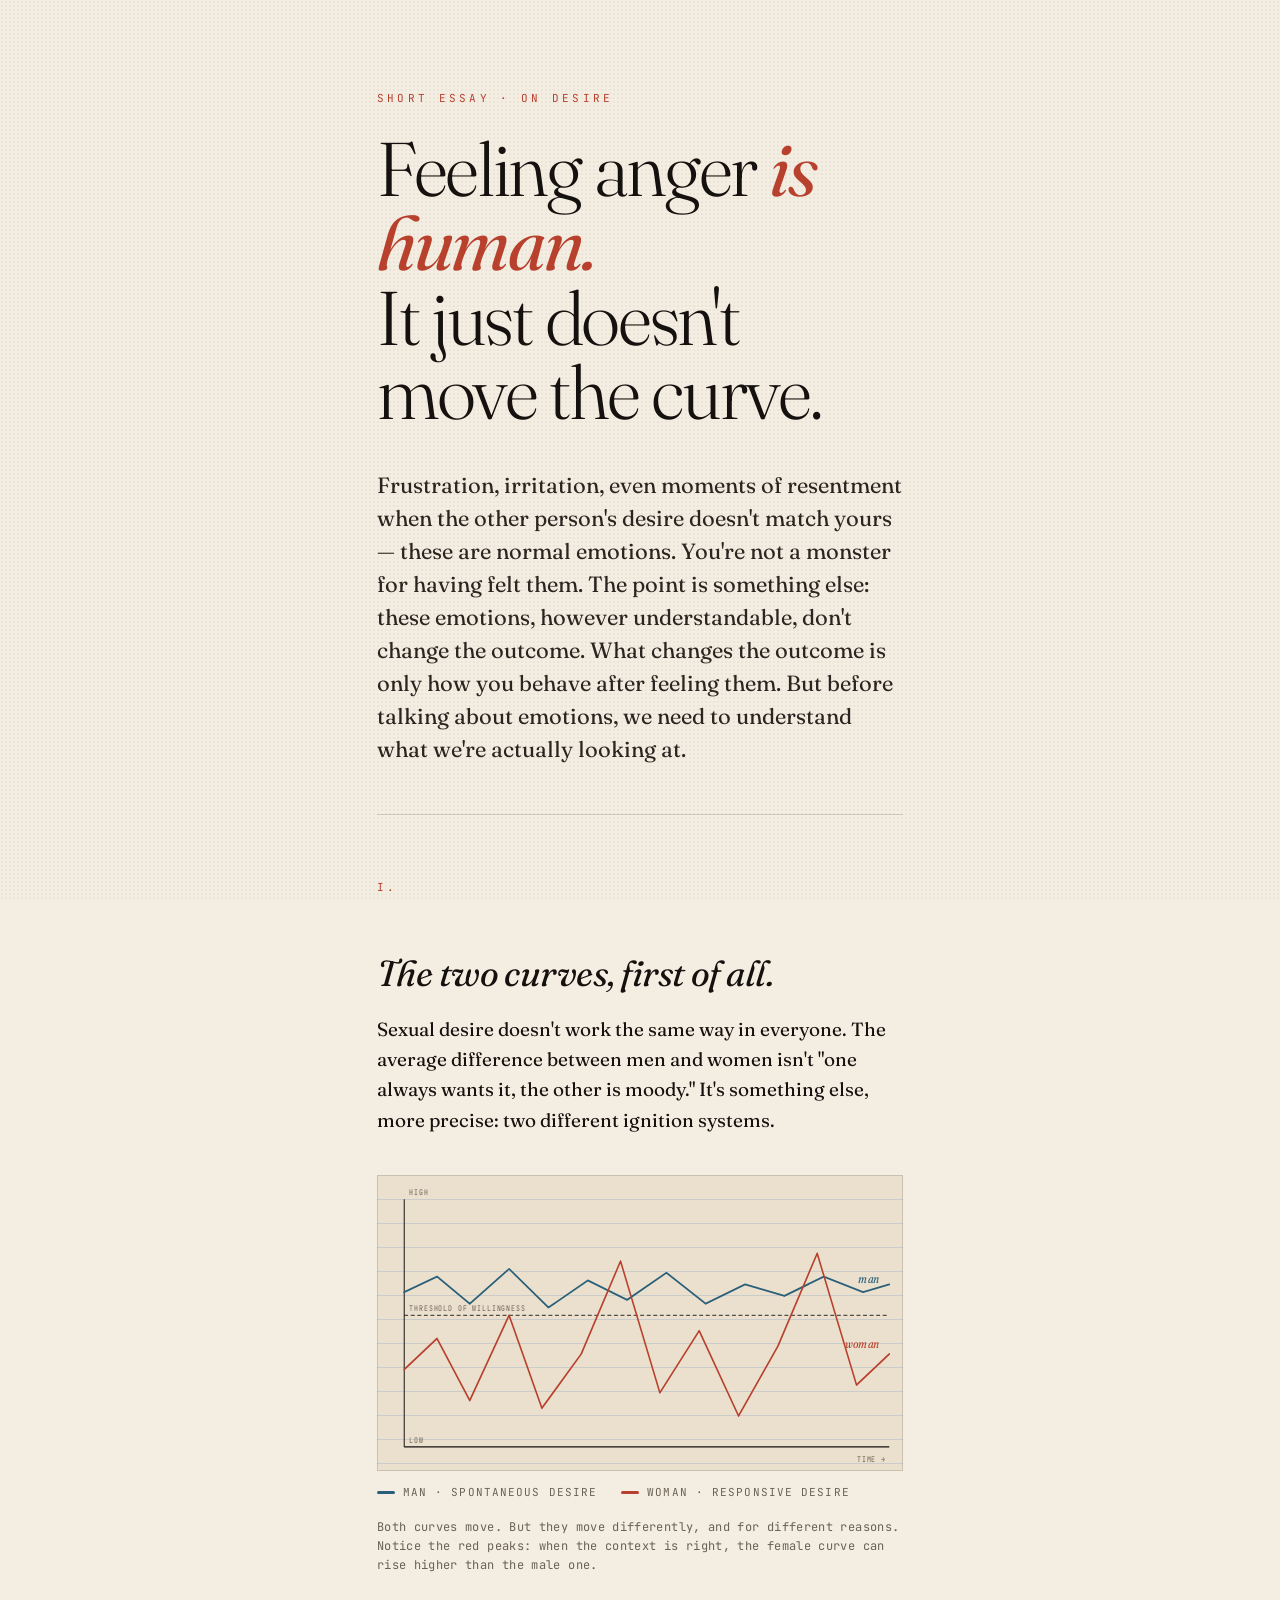
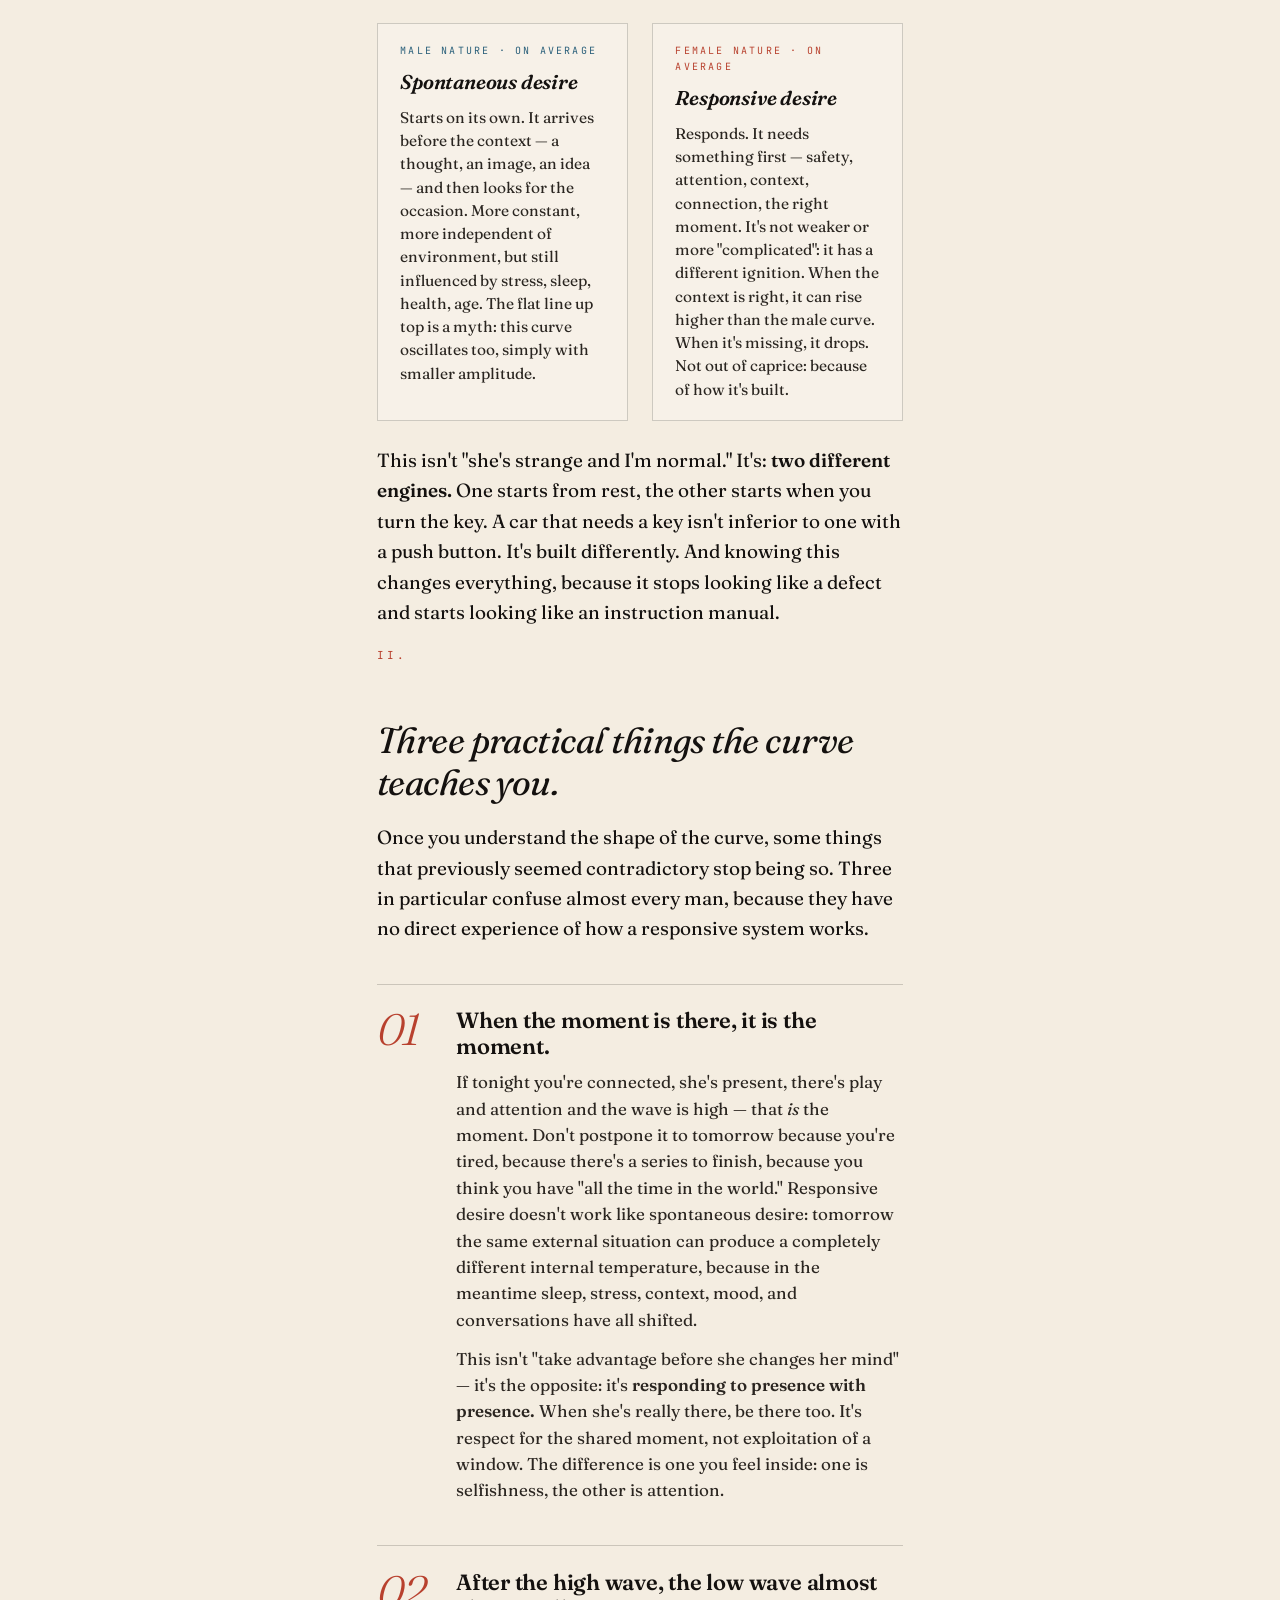
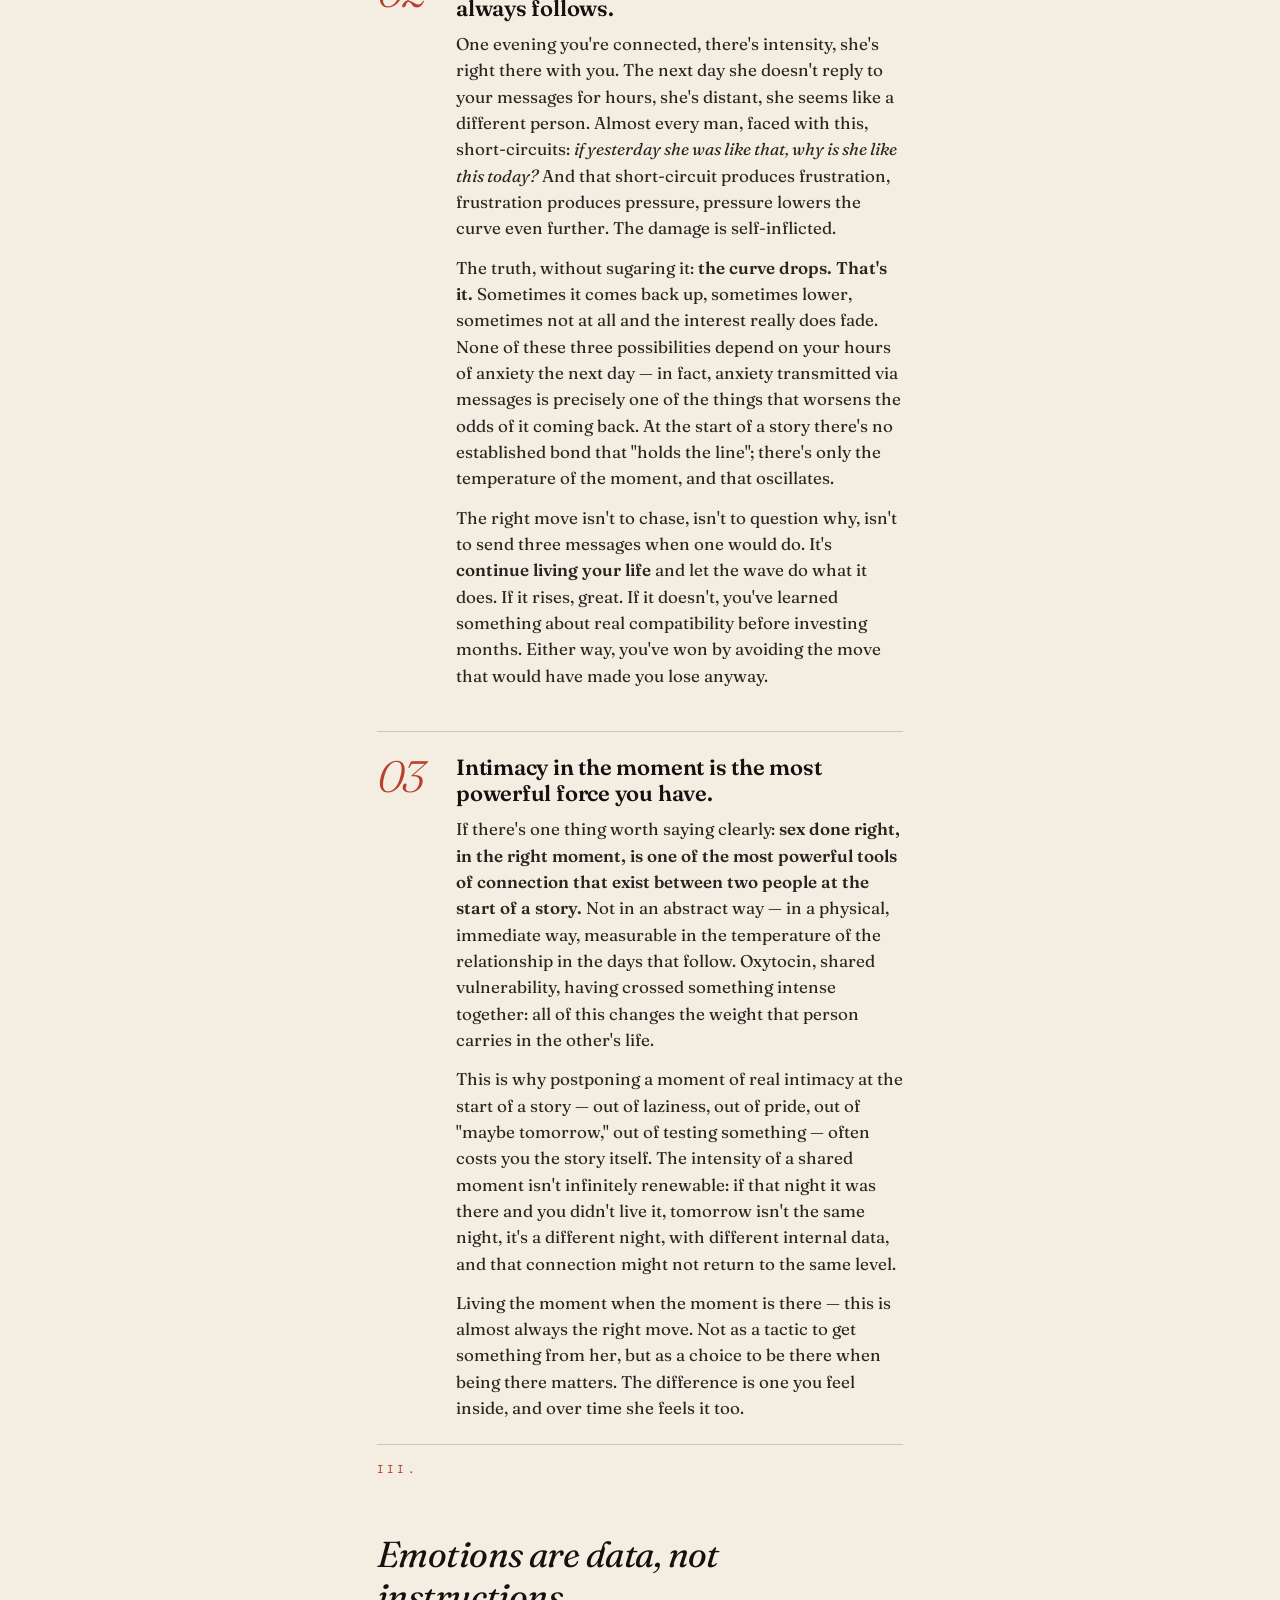
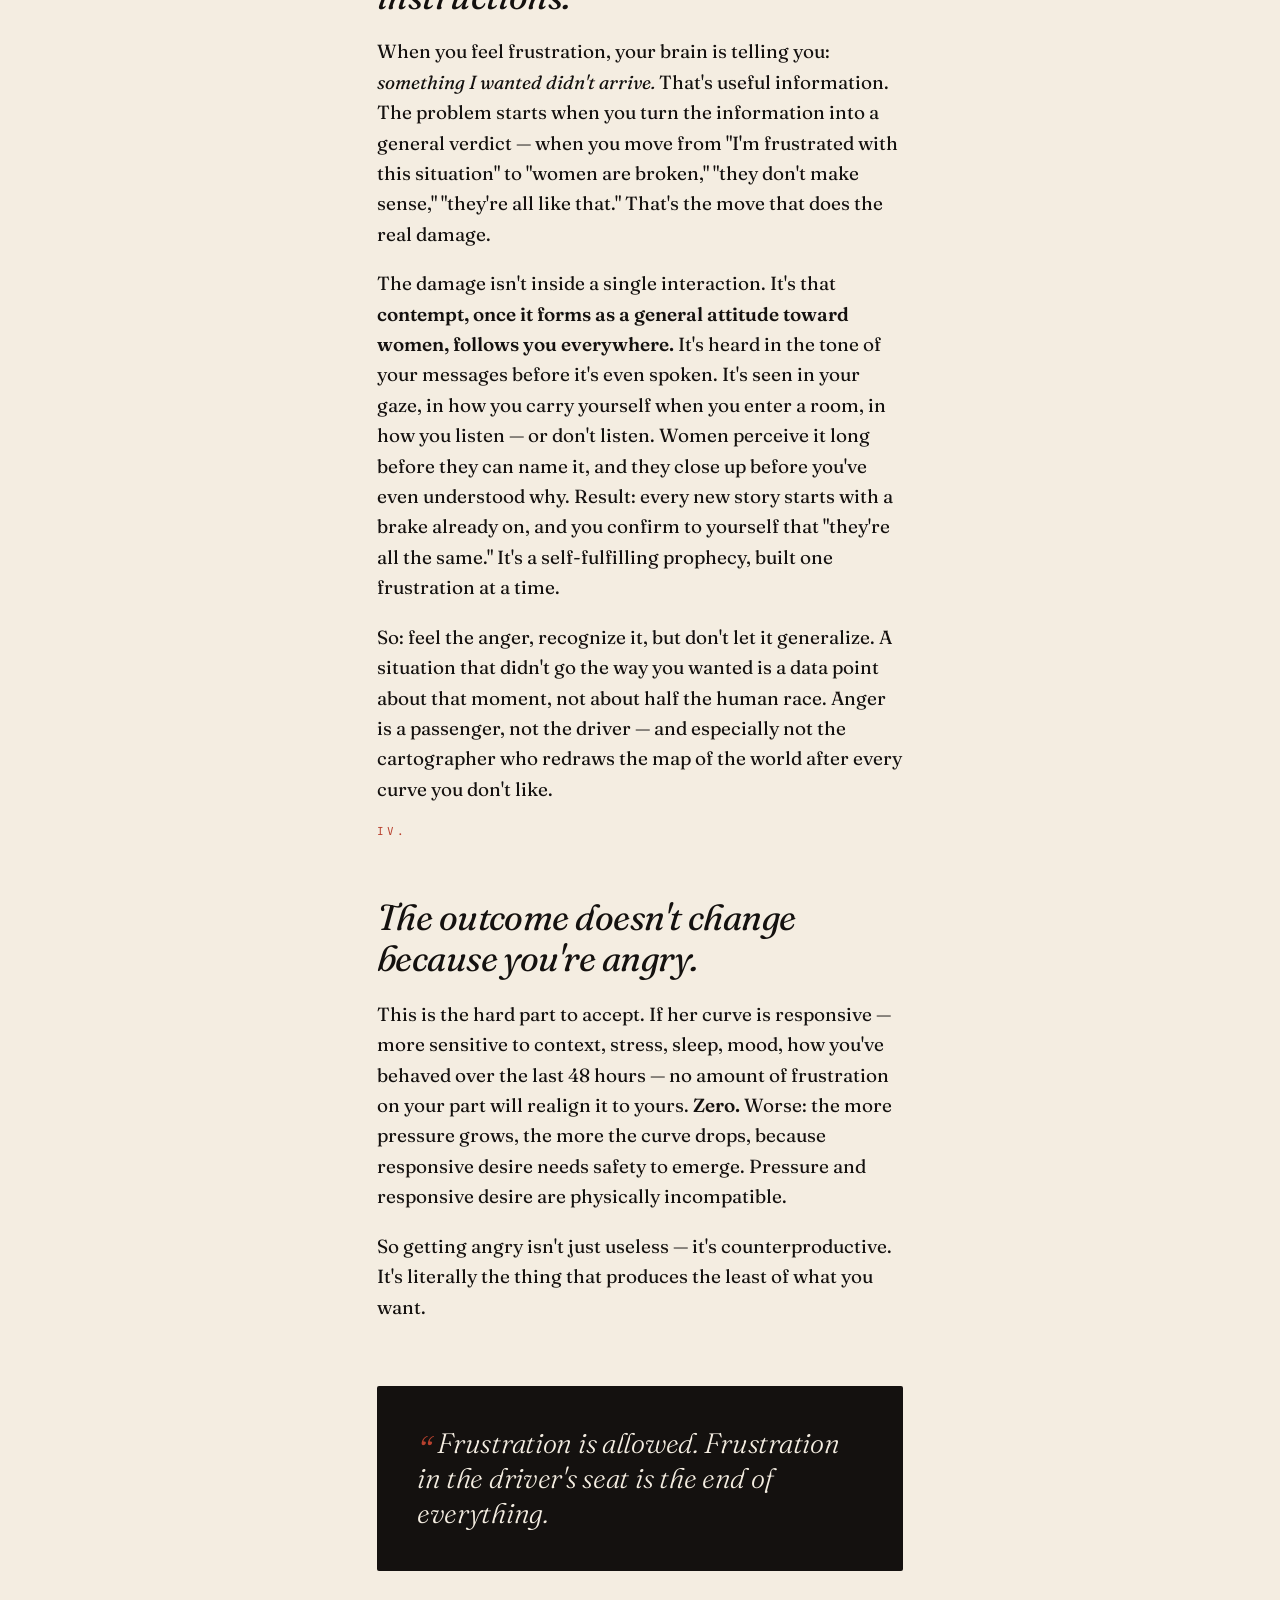
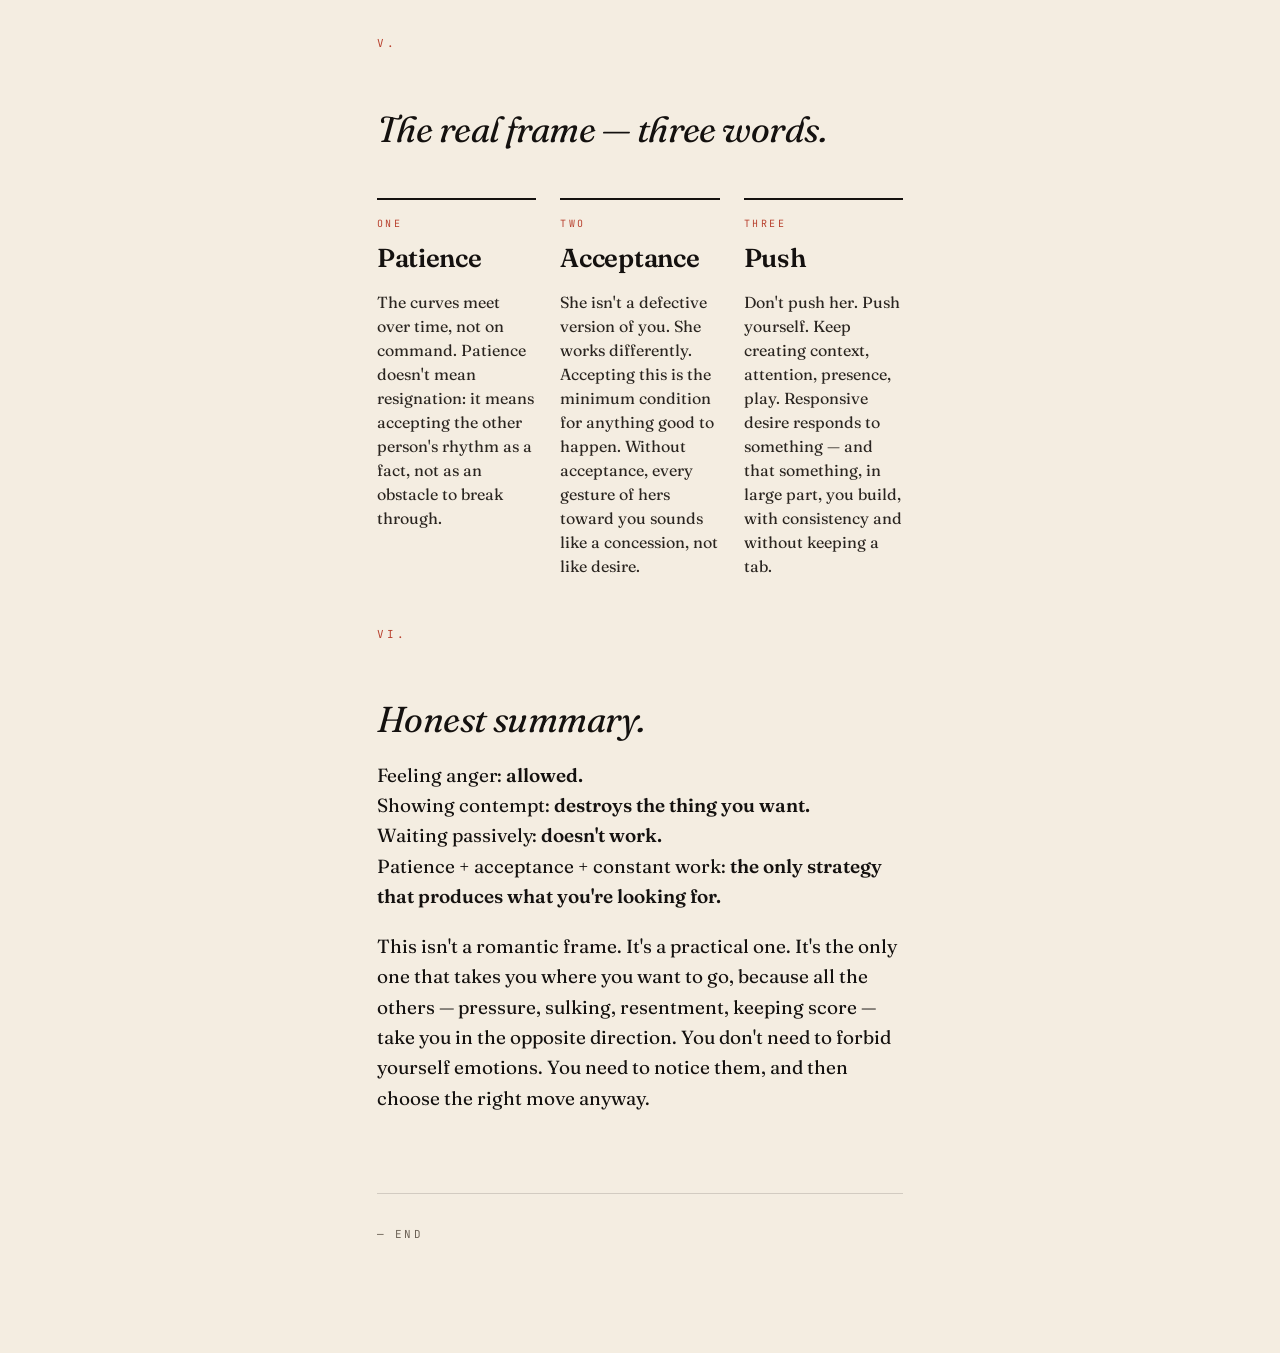
<file: studies/pickup/patience-acceptance-push.html>
<!doctype html>
<html lang="en">
<head>
<meta charset="utf-8" />
<meta name="viewport" content="width=device-width,initial-scale=1" />
<title>Patience, Acceptance, Push</title>
<link rel="preconnect" href="https://fonts.googleapis.com">
<link rel="preconnect" href="https://fonts.gstatic.com" crossorigin>
<link href="https://fonts.googleapis.com/css2?family=Fraunces:ital,opsz,wght@0,9..144,300;0,9..144,400;0,9..144,600;1,9..144,400&family=JetBrains+Mono:wght@400;500&display=swap" rel="stylesheet">
<style>
  :root {
    --ink: #14110f;
    --paper: #f4ede1;
    --paper-2: #ebe0cd;
    --accent: #b8412e;
    --accent-2: #2a5f7a;
    --muted: #6b6155;
  }
  * { box-sizing: border-box; }
  html, body { margin: 0; padding: 0; }
  body {
    background: var(--paper);
    color: var(--ink);
    font-family: "Fraunces", Georgia, serif;
    line-height: 1.6;
    font-size: 19px;
    -webkit-font-smoothing: antialiased;
  }
  body::before {
    content: "";
    position: fixed; inset: 0;
    pointer-events: none;
    background-image:
      radial-gradient(rgba(20,17,15,0.04) 1px, transparent 1px);
    background-size: 4px 4px;
    mix-blend-mode: multiply;
    z-index: 1;
  }
  .wrap { position: relative; z-index: 2; max-width: 680px; margin: 0 auto; padding: 10vh 6vw; }

  .kicker {
    font-family: "JetBrains Mono", monospace;
    font-size: 11px;
    letter-spacing: 0.3em;
    text-transform: uppercase;
    color: var(--accent);
    margin-bottom: 1.5rem;
  }
  h1 {
    font-family: "Fraunces", serif;
    font-weight: 300;
    font-size: clamp(40px, 7vw, 76px);
    line-height: 0.98;
    letter-spacing: -0.03em;
    margin: 0 0 2.5rem;
  }
  h1 em { font-style: italic; color: var(--accent); font-weight: 400; }

  .lede {
    font-size: 22px;
    line-height: 1.5;
    color: #2a2520;
    margin: 0 0 4rem;
    padding-bottom: 3rem;
    border-bottom: 1px solid rgba(20,17,15,0.15);
  }

  h2 {
    font-family: "Fraunces", serif;
    font-weight: 400;
    font-style: italic;
    font-size: clamp(26px, 3.5vw, 36px);
    line-height: 1.15;
    letter-spacing: -0.015em;
    margin: 3.5rem 0 1.2rem;
    max-width: 26ch;
  }
  .num {
    font-family: "JetBrains Mono", monospace;
    font-size: 11px;
    letter-spacing: 0.3em;
    color: var(--accent);
    display: block;
    margin-bottom: 0.6rem;
  }
  p { margin: 0 0 1.2rem; }
  p strong { font-weight: 600; }

  /* CHART */
  .chart-wrap { margin: 2.5rem 0 3rem; }
  .chart {
    width: 100%;
    aspect-ratio: 16 / 9;
    background:
      repeating-linear-gradient(to bottom,
        transparent 0,
        transparent 23px,
        rgba(155, 176, 196, 0.4) 23px,
        rgba(155, 176, 196, 0.4) 24px),
      var(--paper-2);
    border: 1px solid rgba(20,17,15,0.15);
    position: relative;
    overflow: hidden;
  }
  .chart svg { width: 100%; height: 100%; display: block; }
  .chart .axis-line { stroke: var(--ink); stroke-width: 1.5; }
  .chart .threshold { stroke: var(--ink); stroke-width: 1.5; stroke-dasharray: 6 4; opacity: 0.7; }
  .chart .line {
    fill: none;
    stroke-width: 2.4;
    stroke-linejoin: round;
    stroke-linecap: round;
  }
  .line-male { stroke: var(--accent-2); }
  .line-female { stroke: var(--accent); }
  .chart-label {
    font-family: "Fraunces", serif;
    font-style: italic;
    font-size: 16px;
  }
  .chart-mono {
    font-family: "JetBrains Mono", monospace;
    font-size: 10px;
    letter-spacing: 0.18em;
    text-transform: uppercase;
    fill: var(--muted);
  }
  .legend {
    display: flex;
    gap: 1.5rem;
    margin-top: 0.8rem;
    font-family: "JetBrains Mono", monospace;
    font-size: 11px;
    letter-spacing: 0.1em;
    text-transform: uppercase;
    color: var(--muted);
    flex-wrap: wrap;
  }
  .legend span { display: inline-flex; align-items: center; gap: 0.5rem; }
  .legend span::before {
    content: "";
    width: 18px; height: 3px;
    border-radius: 2px;
  }
  .legend .l-male::before { background: var(--accent-2); }
  .legend .l-female::before { background: var(--accent); }
  .chart-caption {
    margin-top: 1rem;
    font-family: "JetBrains Mono", monospace;
    font-size: 12px;
    letter-spacing: 0.03em;
    color: var(--muted);
    line-height: 1.6;
  }

  /* Two nature cards */
  .two-nature {
    display: grid;
    grid-template-columns: 1fr 1fr;
    gap: 1.5rem;
    margin: 2rem 0 1.5rem;
  }
  @media (max-width: 640px) { .two-nature { grid-template-columns: 1fr; } }
  .nature-card {
    padding: 1.2rem 1.4rem;
    border: 1px solid rgba(20,17,15,0.18);
    background: rgba(255,255,255,0.25);
  }
  .nature-card .tag {
    font-family: "JetBrains Mono", monospace;
    font-size: 10px;
    letter-spacing: 0.22em;
    text-transform: uppercase;
    margin-bottom: 0.4rem;
  }
  .nature-card.male .tag { color: var(--accent-2); }
  .nature-card.female .tag { color: var(--accent); }
  .nature-card h4 {
    font-family: "Fraunces", serif;
    font-weight: 600;
    font-style: italic;
    font-size: 20px;
    margin: 0 0 0.5rem;
    letter-spacing: -0.01em;
  }
  .nature-card p {
    font-size: 15.5px;
    line-height: 1.5;
    margin: 0;
    color: #2a2520;
  }

  /* Wave lessons */
  .wave-lessons {
    margin: 2.5rem 0 1rem;
    display: grid;
    gap: 1.2rem;
  }
  .lesson {
    display: grid;
    grid-template-columns: 60px 1fr;
    gap: 1.2rem;
    padding: 1.4rem 0;
    border-top: 1px solid rgba(20,17,15,0.18);
  }
  .lesson:last-child { border-bottom: 1px solid rgba(20,17,15,0.18); }
  @media (max-width: 540px) {
    .lesson { grid-template-columns: 1fr; gap: 0.4rem; }
  }
  .lesson .lesson-num {
    font-family: "Fraunces", serif;
    font-style: italic;
    font-weight: 300;
    font-size: 44px;
    line-height: 1;
    color: var(--accent);
    letter-spacing: -0.03em;
  }
  .lesson h4 {
    font-family: "Fraunces", serif;
    font-weight: 600;
    font-size: 22px;
    margin: 0 0 0.6rem;
    letter-spacing: -0.01em;
    line-height: 1.2;
  }
  .lesson p {
    font-size: 17px;
    line-height: 1.55;
    margin: 0 0 0.8rem;
    color: #2a2520;
  }
  .lesson p:last-child { margin-bottom: 0; }

  .pull {
    margin: 4rem 0;
    padding: 2.5rem;
    background: var(--ink);
    color: var(--paper);
    border-radius: 2px;
  }
  .pull blockquote {
    margin: 0;
    font-family: "Fraunces", serif;
    font-style: italic;
    font-weight: 300;
    font-size: clamp(22px, 3vw, 28px);
    line-height: 1.25;
    letter-spacing: -0.01em;
  }
  .pull blockquote::before {
    content: "“";
    color: var(--accent);
    font-size: 1.4em;
    line-height: 0;
    vertical-align: -0.3em;
    margin-right: 0.05em;
  }

  .three {
    display: grid;
    grid-template-columns: repeat(3, 1fr);
    gap: 1.5rem;
    margin: 3rem 0;
  }
  @media (max-width: 640px) { .three { grid-template-columns: 1fr; } }
  .word { border-top: 2px solid var(--ink); padding-top: 1rem; }
  .word .label {
    font-family: "JetBrains Mono", monospace;
    font-size: 10px;
    letter-spacing: 0.25em;
    text-transform: uppercase;
    color: var(--accent);
    margin-bottom: 0.4rem;
  }
  .word h3 {
    font-family: "Fraunces", serif;
    font-weight: 600;
    font-size: 26px;
    margin: 0 0 0.6rem;
    letter-spacing: -0.01em;
  }
  .word p {
    font-size: 16px;
    line-height: 1.5;
    margin: 0;
    color: #2a2520;
  }

  .end {
    margin-top: 5rem;
    padding-top: 2rem;
    border-top: 1px solid rgba(20,17,15,0.15);
    font-family: "JetBrains Mono", monospace;
    font-size: 11px;
    letter-spacing: 0.2em;
    text-transform: uppercase;
    color: var(--muted);
  }
</style>
</head>
<body>
<div class="wrap">

  <div class="kicker">Short essay · on desire</div>
  <h1>Feeling anger <em>is human.</em><br>It just doesn't move the curve.</h1>

  <p class="lede">
    Frustration, irritation, even moments of resentment when the other person's desire doesn't match yours — these are normal emotions. You're not a monster for having felt them. The point is something else: these emotions, however understandable, don't change the outcome. What changes the outcome is only how you behave after feeling them. But before talking about emotions, we need to understand what we're actually looking at.
  </p>

  <span class="num">I.</span>
  <h2>The two curves, first of all.</h2>
  <p>
    Sexual desire doesn't work the same way in everyone. The average difference between men and women isn't "one always wants it, the other is moody." It's something else, more precise: two different ignition systems.
  </p>

  <div class="chart-wrap">
    <div class="chart">
      <svg viewBox="0 0 800 380" preserveAspectRatio="none" aria-label="Two desire curves over time">
        <line class="axis-line" x1="40" y1="30" x2="40" y2="350" />
        <line class="axis-line" x1="40" y1="350" x2="780" y2="350" />
        <line class="threshold" x1="40" y1="180" x2="780" y2="180" />
        <text class="chart-mono" x="48" y="174">threshold of willingness</text>
        <text class="chart-mono" x="48" y="24">high</text>
        <text class="chart-mono" x="48" y="345">low</text>
        <text class="chart-mono" x="775" y="370" text-anchor="end">time →</text>
        <path class="line line-male"
              d="M 40 150 L 90 130 L 140 165 L 200 120 L 260 170 L 320 135 L 380 160 L 440 125 L 500 165 L 560 140 L 620 155 L 680 130 L 740 150 L 780 140" />
        <path class="line line-female"
              d="M 40 250 L 90 210 L 140 290 L 200 180 L 250 300 L 310 230 L 370 110 L 430 280 L 490 200 L 550 310 L 610 220 L 670 100 L 730 270 L 780 230" />
        <text class="chart-label" x="765" y="138" text-anchor="end" fill="#2a5f7a">man</text>
        <text class="chart-label" x="765" y="222" text-anchor="end" fill="#b8412e">woman</text>
      </svg>
    </div>
    <div class="legend">
      <span class="l-male">man · spontaneous desire</span>
      <span class="l-female">woman · responsive desire</span>
    </div>
    <p class="chart-caption">
      Both curves move. But they move differently, and for different reasons. Notice the red peaks: when the context is right, the female curve can rise higher than the male one.
    </p>
  </div>

  <div class="two-nature">
    <div class="nature-card male">
      <div class="tag">Male nature · on average</div>
      <h4>Spontaneous desire</h4>
      <p>Starts on its own. It arrives before the context — a thought, an image, an idea — and then looks for the occasion. More constant, more independent of environment, but still influenced by stress, sleep, health, age. The flat line up top is a myth: this curve oscillates too, simply with smaller amplitude.</p>
    </div>
    <div class="nature-card female">
      <div class="tag">Female nature · on average</div>
      <h4>Responsive desire</h4>
      <p>Responds. It needs something first — safety, attention, context, connection, the right moment. It's not weaker or more "complicated": it has a different ignition. When the context is right, it can rise higher than the male curve. When it's missing, it drops. Not out of caprice: because of how it's built.</p>
    </div>
  </div>

  <p>
    This isn't "she's strange and I'm normal." It's: <strong>two different engines.</strong> One starts from rest, the other starts when you turn the key. A car that needs a key isn't inferior to one with a push button. It's built differently. And knowing this changes everything, because it stops looking like a defect and starts looking like an instruction manual.
  </p>

  <span class="num">II.</span>
  <h2>Three practical things the curve teaches you.</h2>
  <p>
    Once you understand the shape of the curve, some things that previously seemed contradictory stop being so. Three in particular confuse almost every man, because they have no direct experience of how a responsive system works.
  </p>

  <div class="wave-lessons">

    <div class="lesson">
      <div class="lesson-num">01</div>
      <div>
        <h4>When the moment is there, it is the moment.</h4>
        <p>
          If tonight you're connected, she's present, there's play and attention and the wave is high — that <em>is</em> the moment. Don't postpone it to tomorrow because you're tired, because there's a series to finish, because you think you have "all the time in the world." Responsive desire doesn't work like spontaneous desire: tomorrow the same external situation can produce a completely different internal temperature, because in the meantime sleep, stress, context, mood, and conversations have all shifted.
        </p>
        <p>
          This isn't "take advantage before she changes her mind" — it's the opposite: it's <strong>responding to presence with presence.</strong> When she's really there, be there too. It's respect for the shared moment, not exploitation of a window. The difference is one you feel inside: one is selfishness, the other is attention.
        </p>
      </div>
    </div>

    <div class="lesson">
      <div class="lesson-num">02</div>
      <div>
        <h4>After the high wave, the low wave almost always follows.</h4>
        <p>
          One evening you're connected, there's intensity, she's right there with you. The next day she doesn't reply to your messages for hours, she's distant, she seems like a different person. Almost every man, faced with this, short-circuits: <em>if yesterday she was like that, why is she like this today?</em> And that short-circuit produces frustration, frustration produces pressure, pressure lowers the curve even further. The damage is self-inflicted.
        </p>
        <p>
          The truth, without sugaring it: <strong>the curve drops. That's it.</strong> Sometimes it comes back up, sometimes lower, sometimes not at all and the interest really does fade. None of these three possibilities depend on your hours of anxiety the next day — in fact, anxiety transmitted via messages is precisely one of the things that worsens the odds of it coming back. At the start of a story there's no established bond that "holds the line"; there's only the temperature of the moment, and that oscillates.
        </p>
        <p>
          The right move isn't to chase, isn't to question why, isn't to send three messages when one would do. It's <strong>continue living your life</strong> and let the wave do what it does. If it rises, great. If it doesn't, you've learned something about real compatibility before investing months. Either way, you've won by avoiding the move that would have made you lose anyway.
        </p>
      </div>
    </div>

    <div class="lesson">
      <div class="lesson-num">03</div>
      <div>
        <h4>Intimacy in the moment is the most powerful force you have.</h4>
        <p>
          If there's one thing worth saying clearly: <strong>sex done right, in the right moment, is one of the most powerful tools of connection that exist between two people at the start of a story.</strong> Not in an abstract way — in a physical, immediate way, measurable in the temperature of the relationship in the days that follow. Oxytocin, shared vulnerability, having crossed something intense together: all of this changes the weight that person carries in the other's life.
        </p>
        <p>
          This is why postponing a moment of real intimacy at the start of a story — out of laziness, out of pride, out of "maybe tomorrow," out of testing something — often costs you the story itself. The intensity of a shared moment isn't infinitely renewable: if that night it was there and you didn't live it, tomorrow isn't the same night, it's a different night, with different internal data, and that connection might not return to the same level.
        </p>
        <p>
          Living the moment when the moment is there — this is almost always the right move. Not as a tactic to get something from her, but as a choice to be there when being there matters. The difference is one you feel inside, and over time she feels it too.
        </p>
      </div>
    </div>

  </div>

  <span class="num">III.</span>
  <h2>Emotions are data, not instructions.</h2>
  <p>
    When you feel frustration, your brain is telling you: <em>something I wanted didn't arrive.</em> That's useful information. The problem starts when you turn the information into a general verdict — when you move from "I'm frustrated with this situation" to "women are broken," "they don't make sense," "they're all like that." That's the move that does the real damage.
  </p>
  <p>
    The damage isn't inside a single interaction. It's that <strong>contempt, once it forms as a general attitude toward women, follows you everywhere.</strong> It's heard in the tone of your messages before it's even spoken. It's seen in your gaze, in how you carry yourself when you enter a room, in how you listen — or don't listen. Women perceive it long before they can name it, and they close up before you've even understood why. Result: every new story starts with a brake already on, and you confirm to yourself that "they're all the same." It's a self-fulfilling prophecy, built one frustration at a time.
  </p>
  <p>
    So: feel the anger, recognize it, but don't let it generalize. A situation that didn't go the way you wanted is a data point about that moment, not about half the human race. Anger is a passenger, not the driver — and especially not the cartographer who redraws the map of the world after every curve you don't like.
  </p>

  <span class="num">IV.</span>
  <h2>The outcome doesn't change because you're angry.</h2>
  <p>
    This is the hard part to accept. If her curve is responsive — more sensitive to context, stress, sleep, mood, how you've behaved over the last 48 hours — no amount of frustration on your part will realign it to yours. <strong>Zero.</strong> Worse: the more pressure grows, the more the curve drops, because responsive desire needs safety to emerge. Pressure and responsive desire are physically incompatible.
  </p>
  <p>
    So getting angry isn't just useless — it's counterproductive. It's literally the thing that produces the least of what you want.
  </p>

  <div class="pull">
    <blockquote>
      Frustration is allowed. Frustration in the driver's seat is the end of everything.
    </blockquote>
  </div>

  <span class="num">V.</span>
  <h2>The real frame — three words.</h2>

  <div class="three">
    <div class="word">
      <div class="label">One</div>
      <h3>Patience</h3>
      <p>The curves meet over time, not on command. Patience doesn't mean resignation: it means accepting the other person's rhythm as a fact, not as an obstacle to break through.</p>
    </div>
    <div class="word">
      <div class="label">Two</div>
      <h3>Acceptance</h3>
      <p>She isn't a defective version of you. She works differently. Accepting this is the minimum condition for anything good to happen. Without acceptance, every gesture of hers toward you sounds like a concession, not like desire.</p>
    </div>
    <div class="word">
      <div class="label">Three</div>
      <h3>Push</h3>
      <p>Don't push her. Push yourself. Keep creating context, attention, presence, play. Responsive desire responds to something — and that something, in large part, you build, with consistency and without keeping a tab.</p>
    </div>
  </div>

  <span class="num">VI.</span>
  <h2>Honest summary.</h2>
  <p>
    Feeling anger: <strong>allowed.</strong><br>
    Showing contempt: <strong>destroys the thing you want.</strong><br>
    Waiting passively: <strong>doesn't work.</strong><br>
    Patience + acceptance + constant work: <strong>the only strategy that produces what you're looking for.</strong>
  </p>
  <p>
    This isn't a romantic frame. It's a practical one. It's the only one that takes you where you want to go, because all the others — pressure, sulking, resentment, keeping score — take you in the opposite direction. You don't need to forbid yourself emotions. You need to notice them, and then choose the right move anyway.
  </p>

  <p class="end">— end</p>

</div>
</body>
</html>
</file>
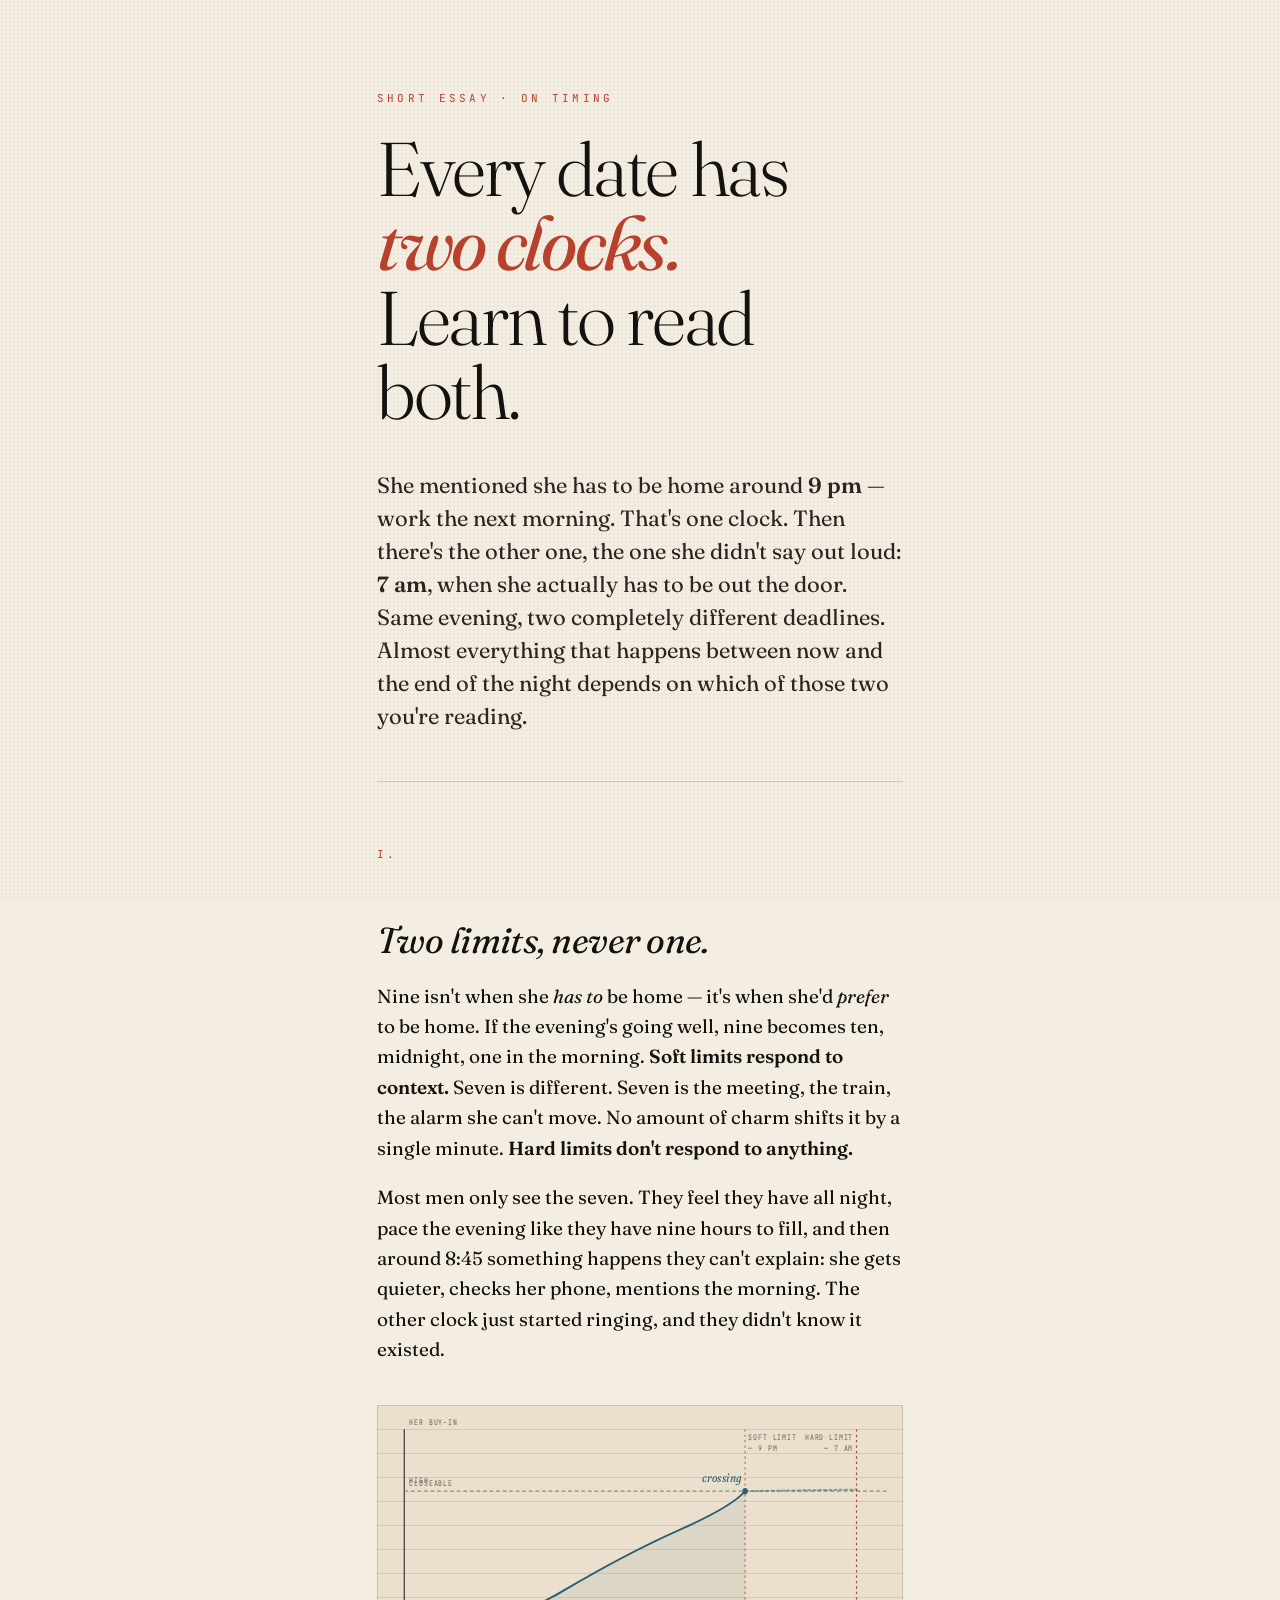
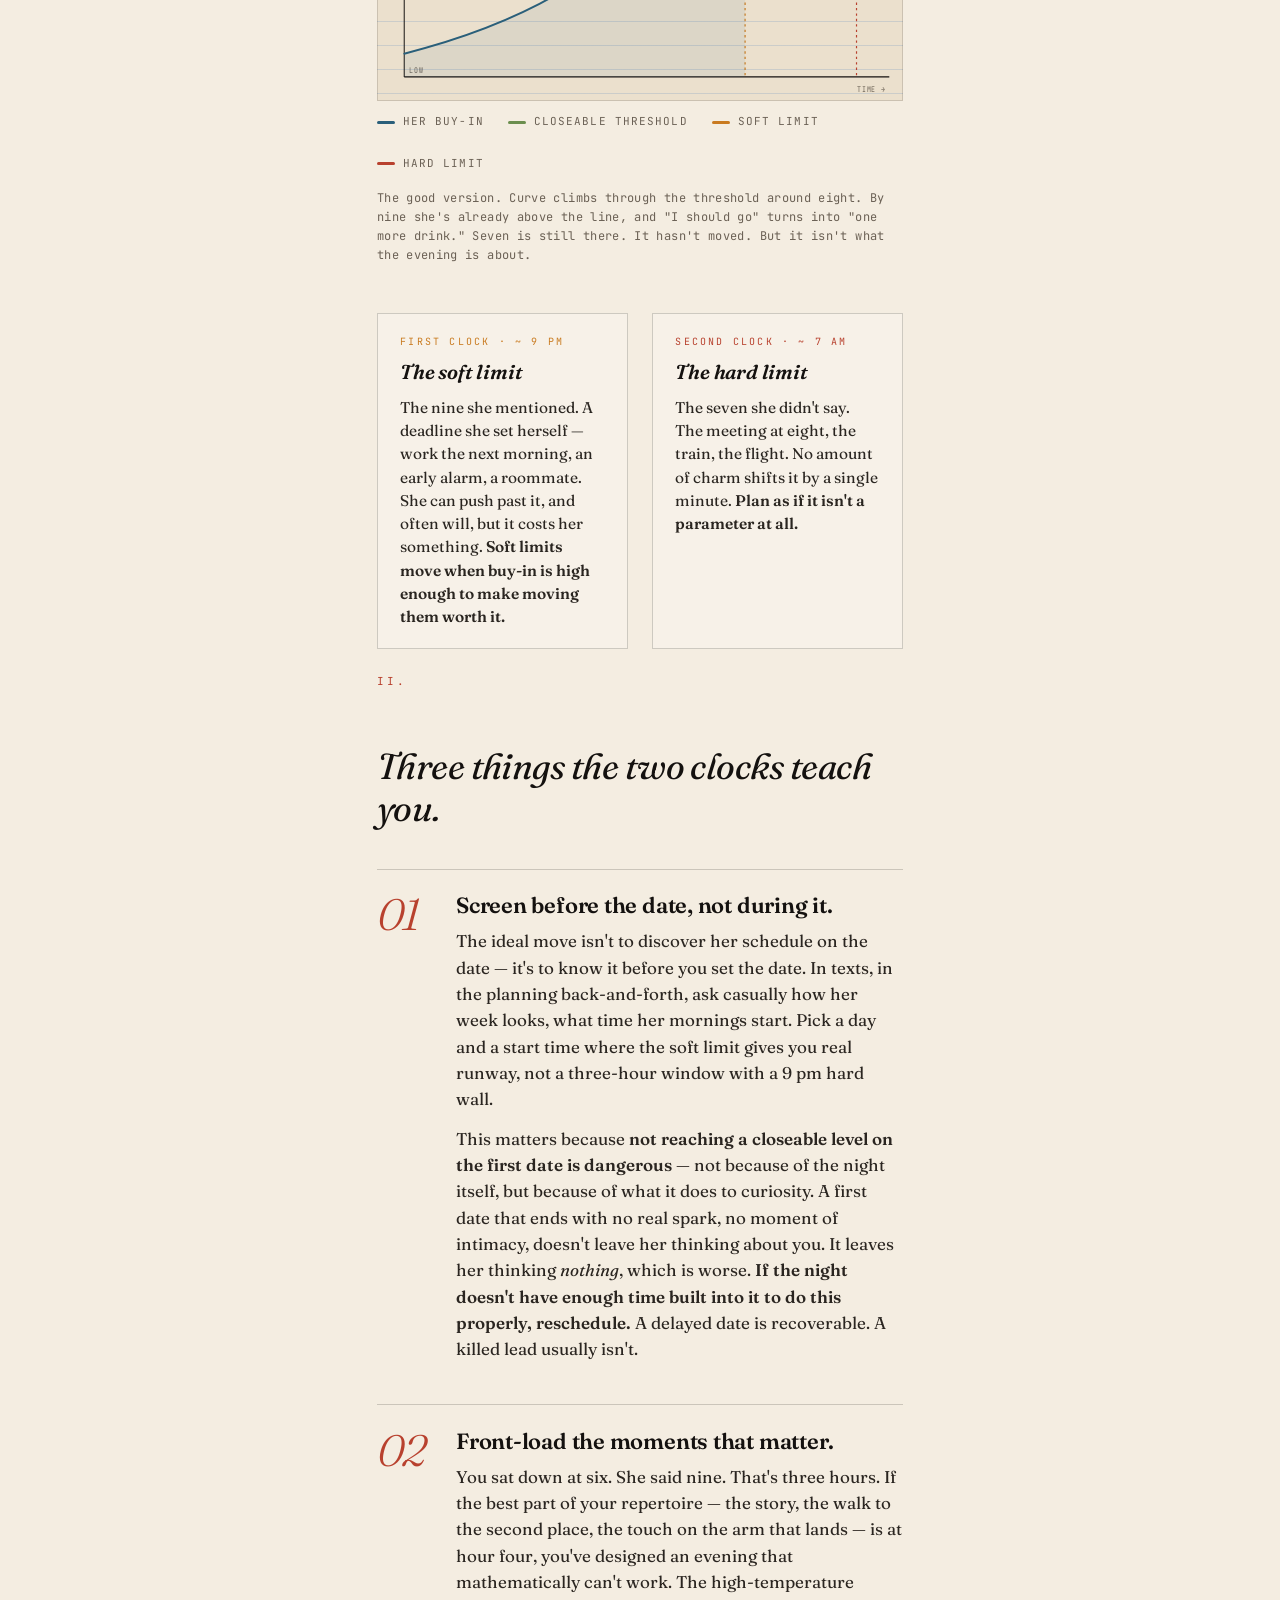
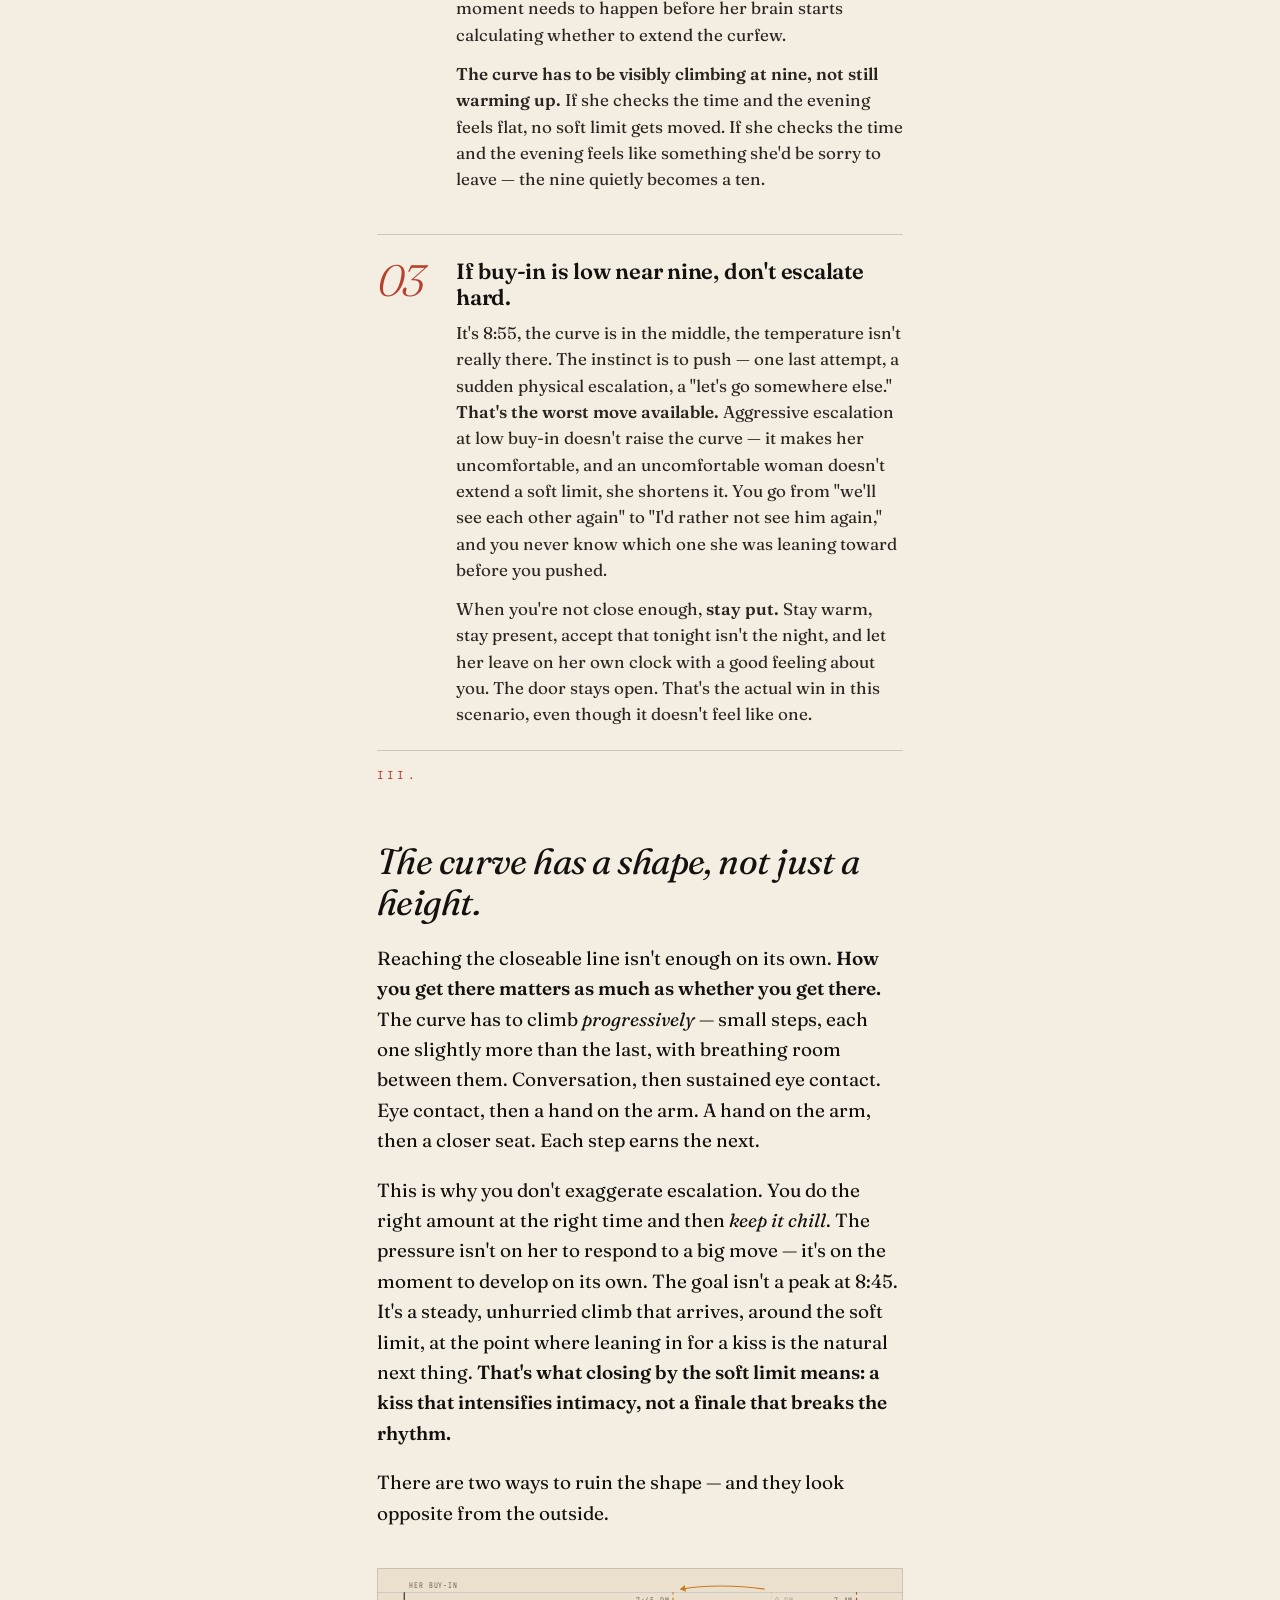
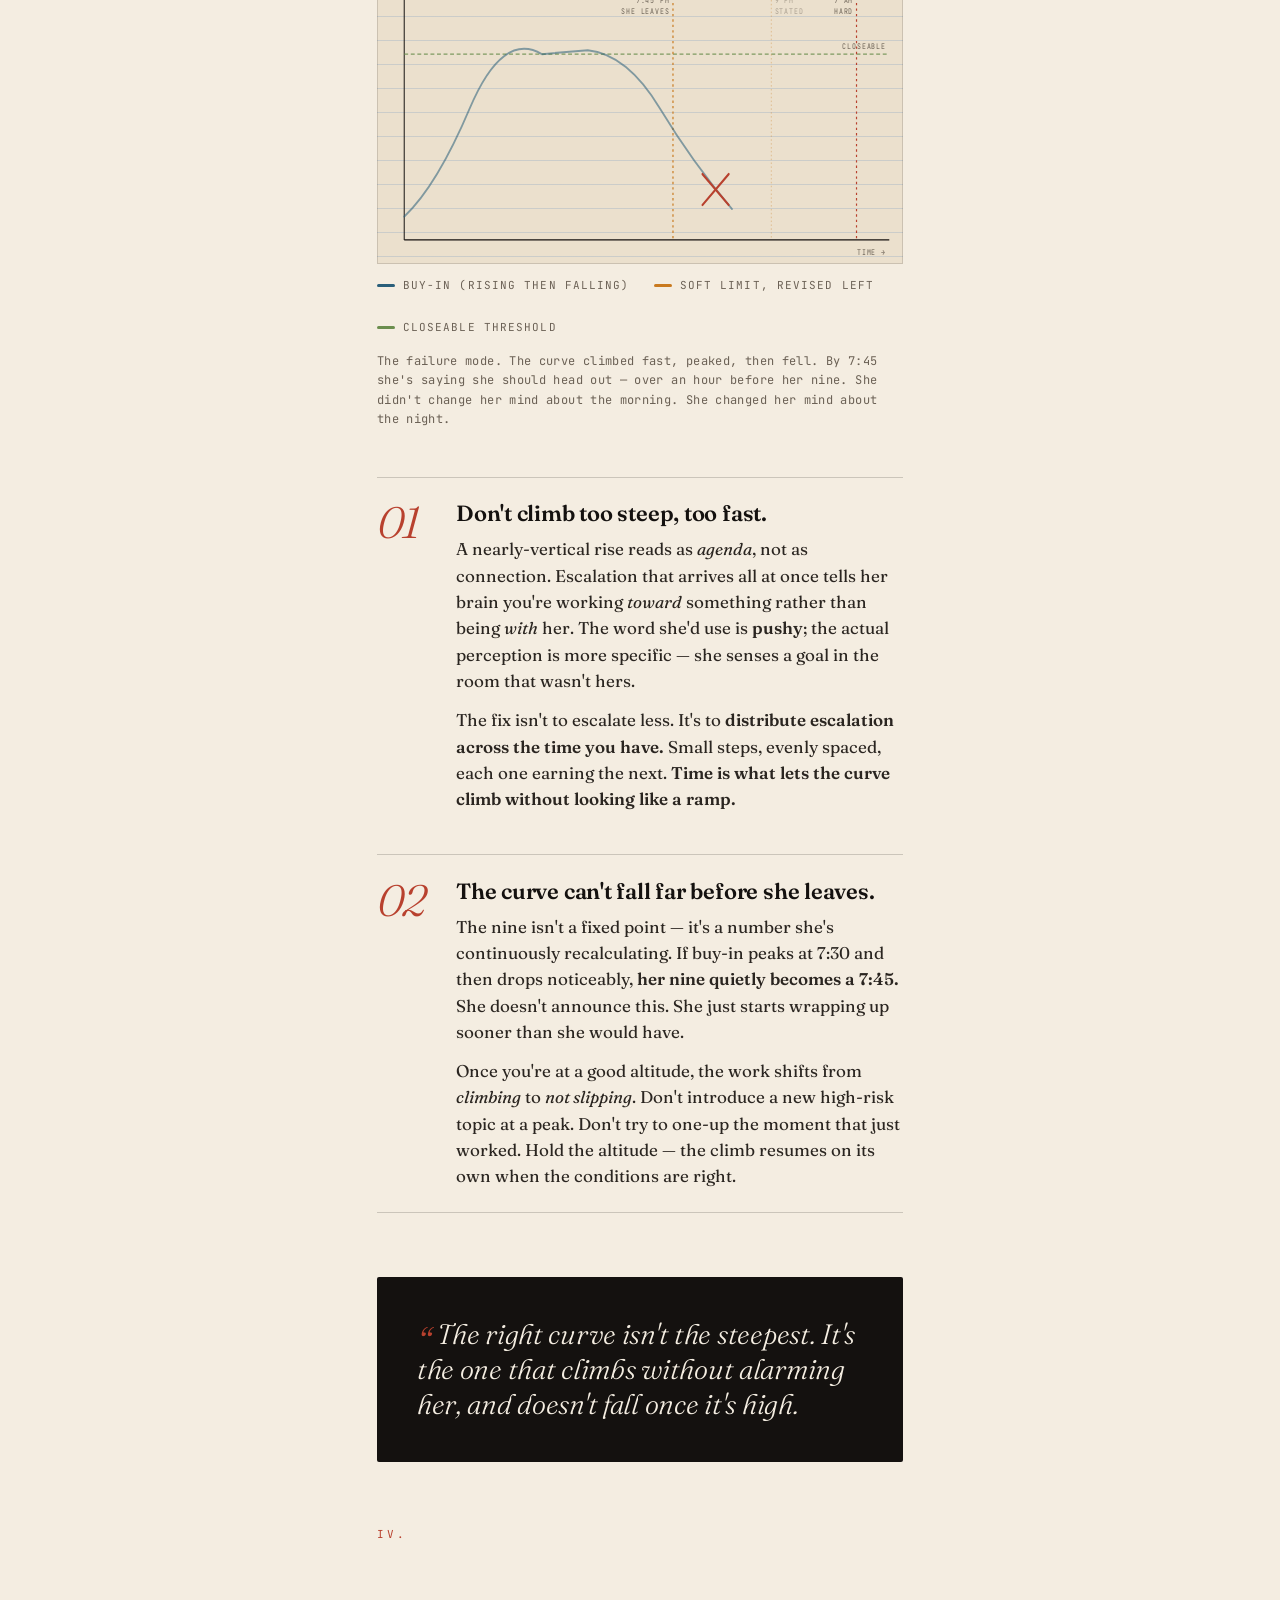
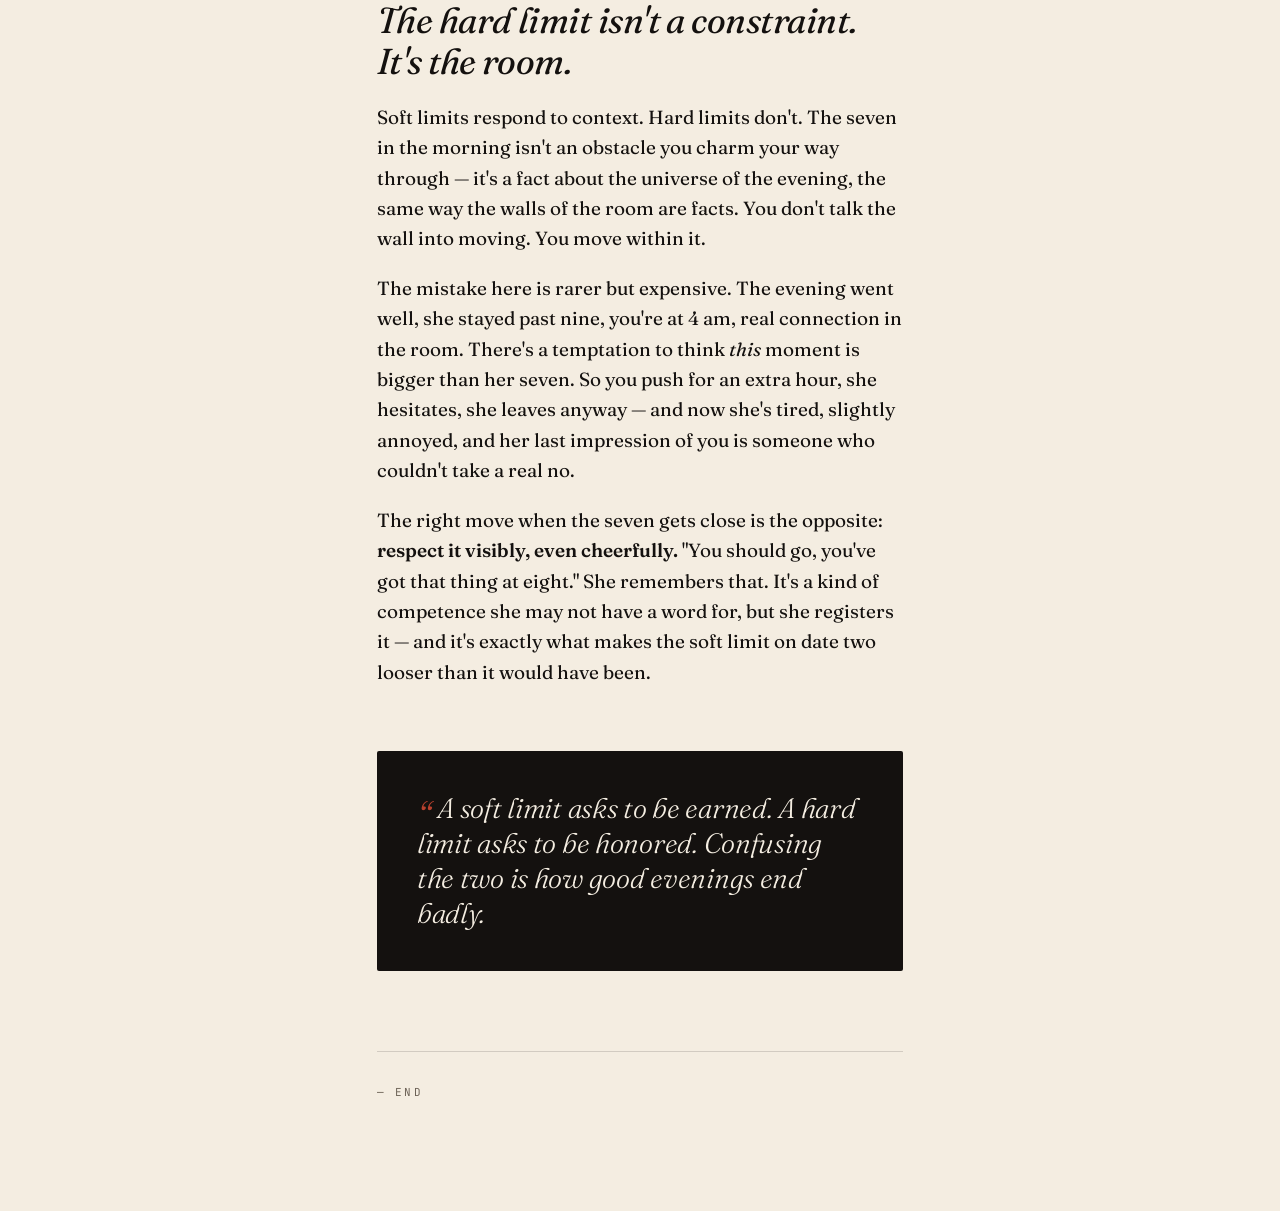
<file: studies/pickup/soft-hard-limit.html>
<!doctype html>
<html lang="en">
<head>
<meta charset="utf-8" />
<meta name="viewport" content="width=device-width,initial-scale=1" />
<title>Soft limit, hard limit</title>
<link rel="preconnect" href="https://fonts.googleapis.com">
<link rel="preconnect" href="https://fonts.gstatic.com" crossorigin>
<link href="https://fonts.googleapis.com/css2?family=Fraunces:ital,opsz,wght@0,9..144,300;0,9..144,400;0,9..144,600;1,9..144,400&family=JetBrains+Mono:wght@400;500&display=swap" rel="stylesheet">
<style>
  :root {
    --ink: #14110f;
    --paper: #f4ede1;
    --paper-2: #ebe0cd;
    --accent: #b8412e;
    --accent-2: #2a5f7a;
    --accent-3: #6b8e4e;
    --muted: #6b6155;
  }
  * { box-sizing: border-box; }
  html, body { margin: 0; padding: 0; }
  body {
    background: var(--paper);
    color: var(--ink);
    font-family: "Fraunces", Georgia, serif;
    line-height: 1.6;
    font-size: 19px;
    -webkit-font-smoothing: antialiased;
  }
  body::before {
    content: "";
    position: fixed; inset: 0;
    pointer-events: none;
    background-image:
      radial-gradient(rgba(20,17,15,0.04) 1px, transparent 1px);
    background-size: 4px 4px;
    mix-blend-mode: multiply;
    z-index: 1;
  }
  .wrap { position: relative; z-index: 2; max-width: 680px; margin: 0 auto; padding: 10vh 6vw; }

  .kicker {
    font-family: "JetBrains Mono", monospace;
    font-size: 11px;
    letter-spacing: 0.3em;
    text-transform: uppercase;
    color: var(--accent);
    margin-bottom: 1.5rem;
  }
  h1 {
    font-family: "Fraunces", serif;
    font-weight: 300;
    font-size: clamp(40px, 7vw, 76px);
    line-height: 0.98;
    letter-spacing: -0.03em;
    margin: 0 0 2.5rem;
  }
  h1 em { font-style: italic; color: var(--accent); font-weight: 400; }

  .lede {
    font-size: 22px;
    line-height: 1.5;
    color: #2a2520;
    margin: 0 0 4rem;
    padding-bottom: 3rem;
    border-bottom: 1px solid rgba(20,17,15,0.15);
  }

  h2 {
    font-family: "Fraunces", serif;
    font-weight: 400;
    font-style: italic;
    font-size: clamp(26px, 3.5vw, 36px);
    line-height: 1.15;
    letter-spacing: -0.015em;
    margin: 3.5rem 0 1.2rem;
    max-width: 26ch;
  }
  .num {
    font-family: "JetBrains Mono", monospace;
    font-size: 11px;
    letter-spacing: 0.3em;
    color: var(--accent);
    display: block;
    margin-bottom: 0.6rem;
  }
  p { margin: 0 0 1.2rem; }
  p strong { font-weight: 600; }
  p em { font-style: italic; }

  /* CHART */
  .chart-wrap { margin: 2.5rem 0 3rem; }
  .chart {
    width: 100%;
    aspect-ratio: 16 / 9;
    background:
      repeating-linear-gradient(to bottom,
        transparent 0,
        transparent 23px,
        rgba(155, 176, 196, 0.4) 23px,
        rgba(155, 176, 196, 0.4) 24px),
      var(--paper-2);
    border: 1px solid rgba(20,17,15,0.15);
    position: relative;
    overflow: hidden;
  }
  .chart svg { width: 100%; height: 100%; display: block; }
  .chart .axis-line { stroke: var(--ink); stroke-width: 1.5; }
  .chart .threshold {
    stroke: var(--accent-3);
    stroke-width: 1.5;
    stroke-dasharray: 6 4;
    opacity: 0.85;
  }
  .chart .limit-line {
    stroke-width: 1.8;
    stroke-dasharray: 3 4;
  }
  .chart .limit-soft { stroke: #c97a1f; }
  .chart .limit-hard { stroke: var(--accent); }
  .chart .buyin {
    fill: none;
    stroke: var(--accent-2);
    stroke-width: 2.6;
    stroke-linejoin: round;
    stroke-linecap: round;
  }
  .chart .buyin-zone {
    fill: var(--accent-2);
    opacity: 0.08;
  }
  .chart .buyin-bad {
    fill: none;
    stroke: var(--accent-2);
    stroke-width: 2.6;
    stroke-linejoin: round;
    stroke-linecap: round;
    opacity: 0.55;
  }
  .chart .x-mark {
    stroke: var(--accent);
    stroke-width: 3;
    stroke-linecap: round;
  }
  .chart .arrow-shift {
    stroke: #c97a1f;
    stroke-width: 1.5;
    fill: none;
    marker-end: url(#arrowhead);
  }
  .chart .ghost-limit {
    stroke: #c97a1f;
    stroke-width: 1.2;
    stroke-dasharray: 2 3;
    opacity: 0.4;
  }
  .chart-label {
    font-family: "Fraunces", serif;
    font-style: italic;
    font-size: 16px;
  }
  .chart-mono {
    font-family: "JetBrains Mono", monospace;
    font-size: 10px;
    letter-spacing: 0.18em;
    text-transform: uppercase;
    fill: var(--muted);
  }
  .legend {
    display: flex;
    gap: 1.5rem;
    margin-top: 0.8rem;
    font-family: "JetBrains Mono", monospace;
    font-size: 11px;
    letter-spacing: 0.1em;
    text-transform: uppercase;
    color: var(--muted);
    flex-wrap: wrap;
  }
  .legend span { display: inline-flex; align-items: center; gap: 0.5rem; }
  .legend span::before {
    content: "";
    width: 18px; height: 3px;
    border-radius: 2px;
  }
  .legend .l-buyin::before { background: var(--accent-2); }
  .legend .l-closeable::before { background: var(--accent-3); }
  .legend .l-soft::before { background: #c97a1f; }
  .legend .l-hard::before { background: var(--accent); }
  .chart-caption {
    margin-top: 1rem;
    font-family: "JetBrains Mono", monospace;
    font-size: 12px;
    letter-spacing: 0.03em;
    color: var(--muted);
    line-height: 1.6;
  }

  /* Two definition cards */
  .two-nature {
    display: grid;
    grid-template-columns: 1fr 1fr;
    gap: 1.5rem;
    margin: 2rem 0 1.5rem;
  }
  @media (max-width: 640px) { .two-nature { grid-template-columns: 1fr; } }
  .nature-card {
    padding: 1.2rem 1.4rem;
    border: 1px solid rgba(20,17,15,0.18);
    background: rgba(255,255,255,0.25);
  }
  .nature-card .tag {
    font-family: "JetBrains Mono", monospace;
    font-size: 10px;
    letter-spacing: 0.22em;
    text-transform: uppercase;
    margin-bottom: 0.4rem;
  }
  .nature-card.soft .tag { color: #c97a1f; }
  .nature-card.hard .tag { color: var(--accent); }
  .nature-card h4 {
    font-family: "Fraunces", serif;
    font-weight: 600;
    font-style: italic;
    font-size: 20px;
    margin: 0 0 0.5rem;
    letter-spacing: -0.01em;
  }
  .nature-card p {
    font-size: 15.5px;
    line-height: 1.5;
    margin: 0;
    color: #2a2520;
  }

  /* Numbered lessons */
  .wave-lessons {
    margin: 2.5rem 0 1rem;
    display: grid;
    gap: 1.2rem;
  }
  .lesson {
    display: grid;
    grid-template-columns: 60px 1fr;
    gap: 1.2rem;
    padding: 1.4rem 0;
    border-top: 1px solid rgba(20,17,15,0.18);
  }
  .lesson:last-child { border-bottom: 1px solid rgba(20,17,15,0.18); }
  @media (max-width: 540px) {
    .lesson { grid-template-columns: 1fr; gap: 0.4rem; }
  }
  .lesson .lesson-num {
    font-family: "Fraunces", serif;
    font-style: italic;
    font-weight: 300;
    font-size: 44px;
    line-height: 1;
    color: var(--accent);
    letter-spacing: -0.03em;
  }
  .lesson h4 {
    font-family: "Fraunces", serif;
    font-weight: 600;
    font-size: 22px;
    margin: 0 0 0.6rem;
    letter-spacing: -0.01em;
    line-height: 1.2;
  }
  .lesson p {
    font-size: 17px;
    line-height: 1.55;
    margin: 0 0 0.8rem;
    color: #2a2520;
  }
  .lesson p:last-child { margin-bottom: 0; }

  .pull {
    margin: 4rem 0;
    padding: 2.5rem;
    background: var(--ink);
    color: var(--paper);
    border-radius: 2px;
  }
  .pull blockquote {
    margin: 0;
    font-family: "Fraunces", serif;
    font-style: italic;
    font-weight: 300;
    font-size: clamp(22px, 3vw, 28px);
    line-height: 1.25;
    letter-spacing: -0.01em;
  }
  .pull blockquote::before {
    content: "“";
    color: var(--accent);
    font-size: 1.4em;
    line-height: 0;
    vertical-align: -0.3em;
    margin-right: 0.05em;
  }

  .three {
    display: grid;
    grid-template-columns: repeat(3, 1fr);
    gap: 1.5rem;
    margin: 3rem 0;
  }
  @media (max-width: 640px) { .three { grid-template-columns: 1fr; } }
  .word { border-top: 2px solid var(--ink); padding-top: 1rem; }
  .word .label {
    font-family: "JetBrains Mono", monospace;
    font-size: 10px;
    letter-spacing: 0.25em;
    text-transform: uppercase;
    color: var(--accent);
    margin-bottom: 0.4rem;
  }
  .word h3 {
    font-family: "Fraunces", serif;
    font-weight: 600;
    font-size: 26px;
    margin: 0 0 0.6rem;
    letter-spacing: -0.01em;
  }
  .word p {
    font-size: 16px;
    line-height: 1.5;
    margin: 0;
    color: #2a2520;
  }

  .end {
    margin-top: 5rem;
    padding-top: 2rem;
    border-top: 1px solid rgba(20,17,15,0.15);
    font-family: "JetBrains Mono", monospace;
    font-size: 11px;
    letter-spacing: 0.2em;
    text-transform: uppercase;
    color: var(--muted);
  }
</style>
</head>
<body>
<div class="wrap">

  <div class="kicker">Short essay · on timing</div>
  <h1>Every date has <em>two clocks.</em><br>Learn to read both.</h1>

  <p class="lede">
    She mentioned she has to be home around <strong>9 pm</strong> — work the next morning. That's one clock. Then there's the other one, the one she didn't say out loud: <strong>7 am</strong>, when she actually has to be out the door. Same evening, two completely different deadlines. Almost everything that happens between now and the end of the night depends on which of those two you're reading.
  </p>

  <span class="num">I.</span>
  <h2>Two limits, never one.</h2>
  <p>
    Nine isn't when she <em>has to</em> be home — it's when she'd <em>prefer</em> to be home. If the evening's going well, nine becomes ten, midnight, one in the morning. <strong>Soft limits respond to context.</strong> Seven is different. Seven is the meeting, the train, the alarm she can't move. No amount of charm shifts it by a single minute. <strong>Hard limits don't respond to anything.</strong>
  </p>
  <p>
    Most men only see the seven. They feel they have all night, pace the evening like they have nine hours to fill, and then around 8:45 something happens they can't explain: she gets quieter, checks her phone, mentions the morning. The other clock just started ringing, and they didn't know it existed.
  </p>

  <div class="chart-wrap">
    <div class="chart">
      <svg viewBox="0 0 800 380" preserveAspectRatio="none" aria-label="Buy-in curve over time with soft and hard limits">
        <line class="axis-line" x1="40" y1="30" x2="40" y2="350" />
        <line class="axis-line" x1="40" y1="350" x2="780" y2="350" />
        <text class="chart-mono" x="48" y="24">her buy-in</text>
        <text class="chart-mono" x="775" y="370" text-anchor="end">time →</text>
        <text class="chart-mono" x="48" y="345">low</text>
        <text class="chart-mono" x="48" y="100">high</text>
        <line class="threshold" x1="40" y1="110" x2="780" y2="110" />
        <text class="chart-mono" x="48" y="104" fill="#6b8e4e">closeable</text>
        <line class="limit-line limit-soft" x1="560" y1="30" x2="560" y2="350" />
        <text class="chart-mono" x="565" y="44" fill="#c97a1f">soft limit</text>
        <text class="chart-mono" x="565" y="58" fill="#c97a1f">~ 9 pm</text>
        <line class="limit-line limit-hard" x1="730" y1="30" x2="730" y2="350" />
        <text class="chart-mono" x="725" y="44" text-anchor="end" fill="#b8412e">hard limit</text>
        <text class="chart-mono" x="725" y="58" text-anchor="end" fill="#b8412e">~ 7 am</text>
        <path class="buyin-zone"
              d="M 40 320 Q 180 290 280 240 T 460 160 T 560 110 L 560 350 L 40 350 Z" />
        <path class="buyin"
              d="M 40 320 Q 180 290 280 240 T 460 160 T 560 110" />
        <path class="buyin"
              d="M 560 110 L 730 108" stroke-dasharray="4 4" opacity="0.5" />
        <circle cx="560" cy="110" r="4" fill="#2a5f7a" />
        <text class="chart-label" x="555" y="98" text-anchor="end" fill="#2a5f7a">crossing</text>
      </svg>
    </div>
    <div class="legend">
      <span class="l-buyin">her buy-in</span>
      <span class="l-closeable">closeable threshold</span>
      <span class="l-soft">soft limit</span>
      <span class="l-hard">hard limit</span>
    </div>
    <p class="chart-caption">
      The good version. Curve climbs through the threshold around eight. By nine she's already above the line, and "I should go" turns into "one more drink." Seven is still there. It hasn't moved. But it isn't what the evening is about.
    </p>
  </div>

  <div class="two-nature">
    <div class="nature-card soft">
      <div class="tag">First clock · ~ 9 pm</div>
      <h4>The soft limit</h4>
      <p>The nine she mentioned. A deadline she set herself — work the next morning, an early alarm, a roommate. She can push past it, and often will, but it costs her something. <strong>Soft limits move when buy-in is high enough to make moving them worth it.</strong></p>
    </div>
    <div class="nature-card hard">
      <div class="tag">Second clock · ~ 7 am</div>
      <h4>The hard limit</h4>
      <p>The seven she didn't say. The meeting at eight, the train, the flight. No amount of charm shifts it by a single minute. <strong>Plan as if it isn't a parameter at all.</strong></p>
    </div>
  </div>

  <span class="num">II.</span>
  <h2>Three things the two clocks teach you.</h2>

  <div class="wave-lessons">

    <div class="lesson">
      <div class="lesson-num">01</div>
      <div>
        <h4>Screen before the date, not during it.</h4>
        <p>
          The ideal move isn't to discover her schedule on the date — it's to know it before you set the date. In texts, in the planning back-and-forth, ask casually how her week looks, what time her mornings start. Pick a day and a start time where the soft limit gives you real runway, not a three-hour window with a 9 pm hard wall.
        </p>
        <p>
          This matters because <strong>not reaching a closeable level on the first date is dangerous</strong> — not because of the night itself, but because of what it does to curiosity. A first date that ends with no real spark, no moment of intimacy, doesn't leave her thinking about you. It leaves her thinking <em>nothing</em>, which is worse. <strong>If the night doesn't have enough time built into it to do this properly, reschedule.</strong> A delayed date is recoverable. A killed lead usually isn't.
        </p>
      </div>
    </div>

    <div class="lesson">
      <div class="lesson-num">02</div>
      <div>
        <h4>Front-load the moments that matter.</h4>
        <p>
          You sat down at six. She said nine. That's three hours. If the best part of your repertoire — the story, the walk to the second place, the touch on the arm that lands — is at hour four, you've designed an evening that mathematically can't work. The high-temperature moment needs to happen before her brain starts calculating whether to extend the curfew.
        </p>
        <p>
          <strong>The curve has to be visibly climbing at nine, not still warming up.</strong> If she checks the time and the evening feels flat, no soft limit gets moved. If she checks the time and the evening feels like something she'd be sorry to leave — the nine quietly becomes a ten.
        </p>
      </div>
    </div>

    <div class="lesson">
      <div class="lesson-num">03</div>
      <div>
        <h4>If buy-in is low near nine, don't escalate hard.</h4>
        <p>
          It's 8:55, the curve is in the middle, the temperature isn't really there. The instinct is to push — one last attempt, a sudden physical escalation, a "let's go somewhere else." <strong>That's the worst move available.</strong> Aggressive escalation at low buy-in doesn't raise the curve — it makes her uncomfortable, and an uncomfortable woman doesn't extend a soft limit, she shortens it. You go from "we'll see each other again" to "I'd rather not see him again," and you never know which one she was leaning toward before you pushed.
        </p>
        <p>
          When you're not close enough, <strong>stay put.</strong> Stay warm, stay present, accept that tonight isn't the night, and let her leave on her own clock with a good feeling about you. The door stays open. That's the actual win in this scenario, even though it doesn't feel like one.
        </p>
      </div>
    </div>

  </div>

  <span class="num">III.</span>
  <h2>The curve has a shape, not just a height.</h2>
  <p>
    Reaching the closeable line isn't enough on its own. <strong>How you get there matters as much as whether you get there.</strong> The curve has to climb <em>progressively</em> — small steps, each one slightly more than the last, with breathing room between them. Conversation, then sustained eye contact. Eye contact, then a hand on the arm. A hand on the arm, then a closer seat. Each step earns the next.
  </p>
  <p>
    This is why you don't exaggerate escalation. You do the right amount at the right time and then <em>keep it chill</em>. The pressure isn't on her to respond to a big move — it's on the moment to develop on its own. The goal isn't a peak at 8:45. It's a steady, unhurried climb that arrives, around the soft limit, at the point where leaning in for a kiss is the natural next thing. <strong>That's what closing by the soft limit means: a kiss that intensifies intimacy, not a finale that breaks the rhythm.</strong>
  </p>
  <p>
    There are two ways to ruin the shape — and they look opposite from the outside.
  </p>

  <div class="chart-wrap">
    <div class="chart">
      <svg viewBox="0 0 800 380" preserveAspectRatio="none" aria-label="Failure mode: curve peaks early then declines, shifting the soft limit left">
        <defs>
          <marker id="arrowhead" viewBox="0 0 10 10" refX="8" refY="5" markerWidth="6" markerHeight="6" orient="auto">
            <path d="M 0 0 L 10 5 L 0 10 z" fill="#c97a1f" />
          </marker>
        </defs>
        <line class="axis-line" x1="40" y1="30" x2="40" y2="350" />
        <line class="axis-line" x1="40" y1="350" x2="780" y2="350" />
        <text class="chart-mono" x="48" y="24">her buy-in</text>
        <text class="chart-mono" x="775" y="370" text-anchor="end">time →</text>
        <line class="threshold" x1="40" y1="110" x2="780" y2="110" />
        <text class="chart-mono" x="775" y="104" text-anchor="end" fill="#6b8e4e">closeable</text>
        <line class="ghost-limit" x1="600" y1="30" x2="600" y2="350" />
        <text class="chart-mono" x="605" y="44" fill="#c97a1f" opacity="0.5">9 pm</text>
        <text class="chart-mono" x="605" y="58" fill="#c97a1f" opacity="0.5">stated</text>
        <line class="limit-line limit-soft" x1="450" y1="30" x2="450" y2="350" />
        <text class="chart-mono" x="445" y="44" text-anchor="end" fill="#c97a1f">7:45 pm</text>
        <text class="chart-mono" x="445" y="58" text-anchor="end" fill="#c97a1f">she leaves</text>
        <path class="arrow-shift" d="M 590 26 Q 520 18 462 26" />
        <line class="limit-line limit-hard" x1="730" y1="30" x2="730" y2="350" />
        <text class="chart-mono" x="725" y="44" text-anchor="end" fill="#b8412e">7 am</text>
        <text class="chart-mono" x="725" y="58" text-anchor="end" fill="#b8412e">hard</text>
        <path class="buyin-bad"
              d="M 40 320 Q 90 280 140 180 T 250 110 L 320 105 Q 380 110 430 180 T 540 310" />
        <line class="x-mark" x1="495" y1="265" x2="535" y2="305" />
        <line class="x-mark" x1="535" y1="265" x2="495" y2="305" />
      </svg>
    </div>
    <div class="legend">
      <span class="l-buyin">buy-in (rising then falling)</span>
      <span class="l-soft">soft limit, revised left</span>
      <span class="l-closeable">closeable threshold</span>
    </div>
    <p class="chart-caption">
      The failure mode. The curve climbed fast, peaked, then fell. By 7:45 she's saying she should head out — over an hour before her nine. She didn't change her mind about the morning. She changed her mind about the night.
    </p>
  </div>

  <div class="wave-lessons">

    <div class="lesson">
      <div class="lesson-num">01</div>
      <div>
        <h4>Don't climb too steep, too fast.</h4>
        <p>
          A nearly-vertical rise reads as <em>agenda</em>, not as connection. Escalation that arrives all at once tells her brain you're working <em>toward</em> something rather than being <em>with</em> her. The word she'd use is <strong>pushy</strong>; the actual perception is more specific — she senses a goal in the room that wasn't hers.
        </p>
        <p>
          The fix isn't to escalate less. It's to <strong>distribute escalation across the time you have.</strong> Small steps, evenly spaced, each one earning the next. <strong>Time is what lets the curve climb without looking like a ramp.</strong>
        </p>
      </div>
    </div>

    <div class="lesson">
      <div class="lesson-num">02</div>
      <div>
        <h4>The curve can't fall far before she leaves.</h4>
        <p>
          The nine isn't a fixed point — it's a number she's continuously recalculating. If buy-in peaks at 7:30 and then drops noticeably, <strong>her nine quietly becomes a 7:45.</strong> She doesn't announce this. She just starts wrapping up sooner than she would have.
        </p>
        <p>
          Once you're at a good altitude, the work shifts from <em>climbing</em> to <em>not slipping</em>. Don't introduce a new high-risk topic at a peak. Don't try to one-up the moment that just worked. Hold the altitude — the climb resumes on its own when the conditions are right.
        </p>
      </div>
    </div>

  </div>

  <div class="pull">
    <blockquote>
      The right curve isn't the steepest. It's the one that climbs without alarming her, and doesn't fall once it's high.
    </blockquote>
  </div>

  <span class="num">IV.</span>
  <h2>The hard limit isn't a constraint. It's the room.</h2>
  <p>
    Soft limits respond to context. Hard limits don't. The seven in the morning isn't an obstacle you charm your way through — it's a fact about the universe of the evening, the same way the walls of the room are facts. You don't talk the wall into moving. You move within it.
  </p>
  <p>
    The mistake here is rarer but expensive. The evening went well, she stayed past nine, you're at 4 am, real connection in the room. There's a temptation to think <em>this</em> moment is bigger than her seven. So you push for an extra hour, she hesitates, she leaves anyway — and now she's tired, slightly annoyed, and her last impression of you is someone who couldn't take a real no.
  </p>
  <p>
    The right move when the seven gets close is the opposite: <strong>respect it visibly, even cheerfully.</strong> "You should go, you've got that thing at eight." She remembers that. It's a kind of competence she may not have a word for, but she registers it — and it's exactly what makes the soft limit on date two looser than it would have been.
  </p>

  <div class="pull">
    <blockquote>
      A soft limit asks to be earned. A hard limit asks to be honored. Confusing the two is how good evenings end badly.
    </blockquote>
  </div>

  <p class="end">— end</p>

</div>
</body>
</html>
</file>
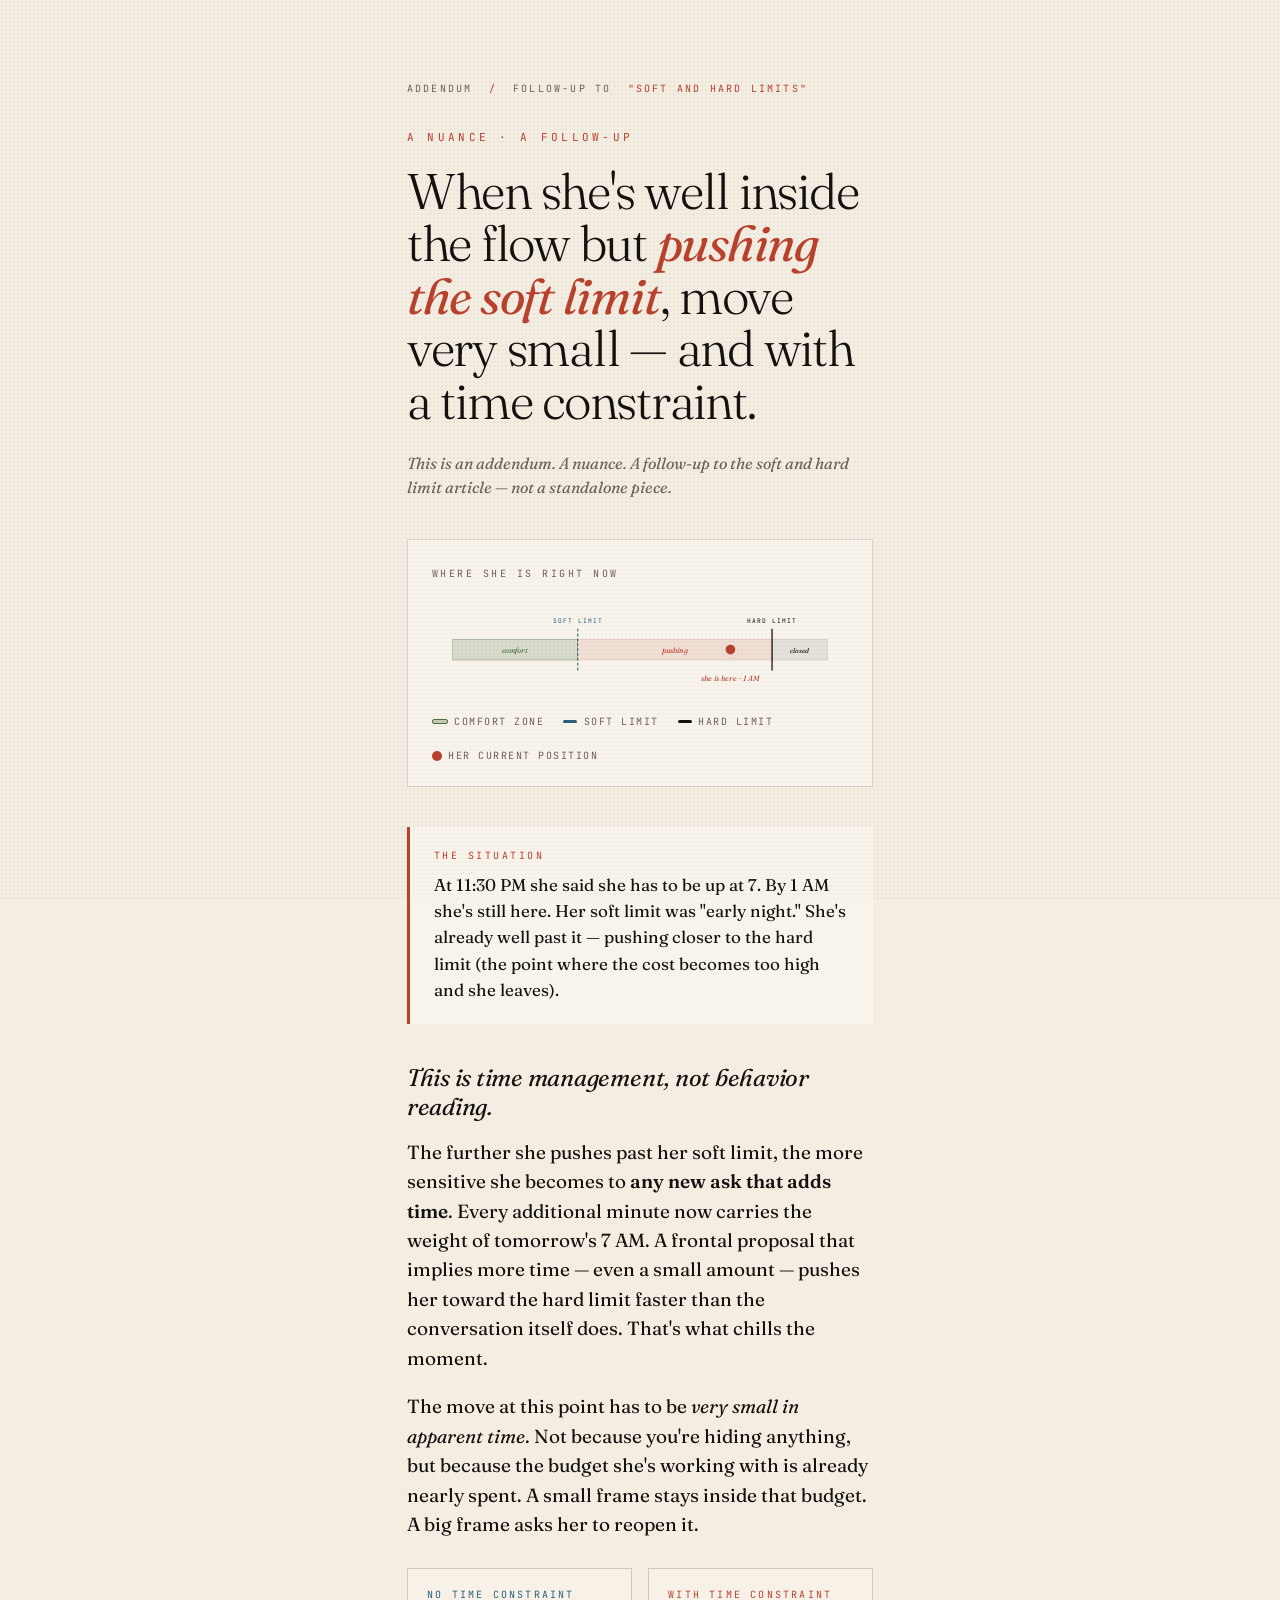
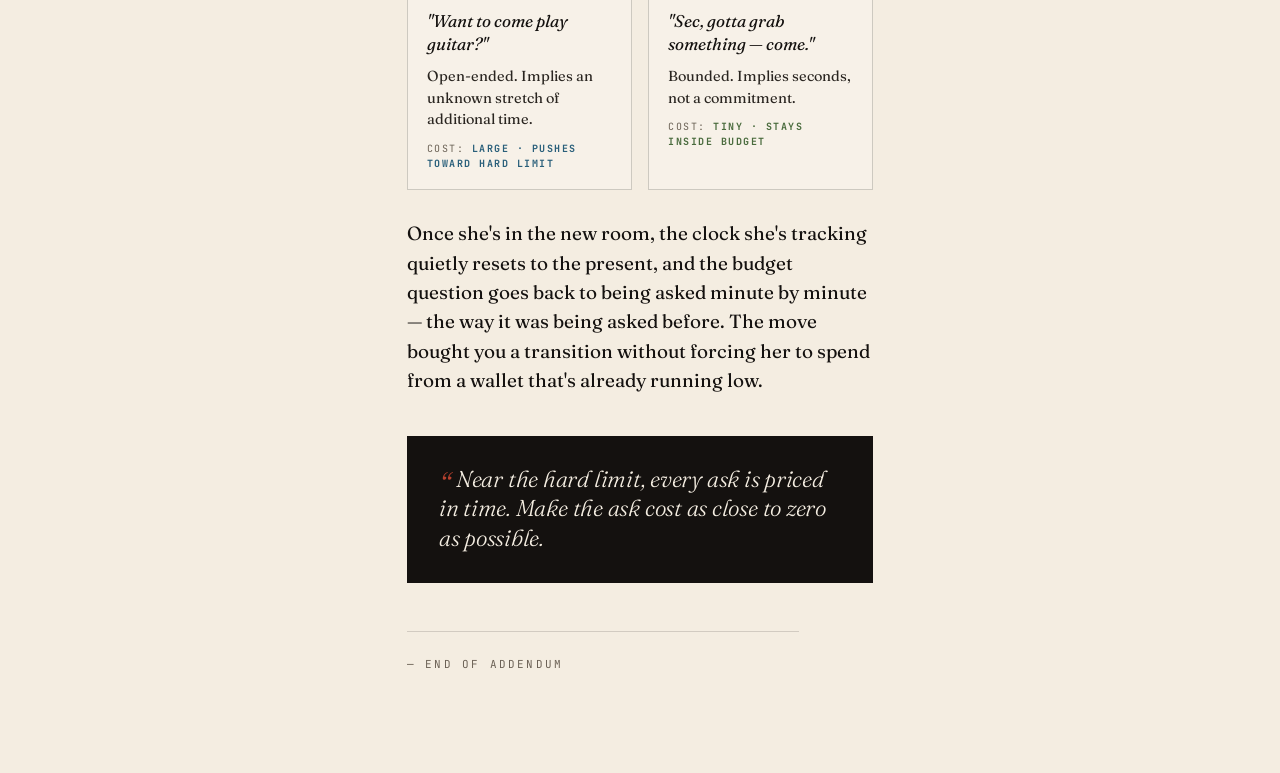
<file: studies/pickup/addendums/babystepping-nuance.html>
<!doctype html>
<html lang="en">
<head>
<meta charset="utf-8" />
<meta name="viewport" content="width=device-width,initial-scale=1" />
<title>Move Very Small, With a Time Constraint</title>
<link rel="preconnect" href="https://fonts.googleapis.com">
<link rel="preconnect" href="https://fonts.gstatic.com" crossorigin>
<link href="https://fonts.googleapis.com/css2?family=Fraunces:ital,opsz,wght@0,9..144,300;0,9..144,400;0,9..144,600;1,9..144,400&family=JetBrains+Mono:wght@400;500&display=swap" rel="stylesheet">
<style>
  :root {
    --ink: #14110f;
    --paper: #f4ede1;
    --paper-2: #ebe0cd;
    --accent: #b8412e;
    --accent-2: #2a5f7a;
    --muted: #6b6155;
    --green: #4a6b3d;
  }
  * { box-sizing: border-box; }
  html, body { margin: 0; padding: 0; }
  body {
    background: var(--paper);
    color: var(--ink);
    font-family: "Fraunces", Georgia, serif;
    line-height: 1.55;
    font-size: 19px;
    -webkit-font-smoothing: antialiased;
  }
  body::before {
    content: "";
    position: fixed; inset: 0;
    pointer-events: none;
    background-image: radial-gradient(rgba(20,17,15,0.04) 1px, transparent 1px);
    background-size: 4px 4px;
    mix-blend-mode: multiply;
    z-index: 1;
  }
  .wrap { position: relative; z-index: 2; max-width: 620px; margin: 0 auto; padding: 9vh 6vw; }

  .breadcrumb {
    font-family: "JetBrains Mono", monospace;
    font-size: 10px;
    letter-spacing: 0.22em;
    text-transform: uppercase;
    color: var(--muted);
    margin-bottom: 2rem;
  }
  .breadcrumb .sep { color: var(--accent); margin: 0 0.5rem; }

  .kicker {
    font-family: "JetBrains Mono", monospace;
    font-size: 11px;
    letter-spacing: 0.3em;
    text-transform: uppercase;
    color: var(--accent);
    margin-bottom: 1.2rem;
  }
  h1 {
    font-family: "Fraunces", serif;
    font-weight: 300;
    font-size: clamp(32px, 5vw, 50px);
    line-height: 1.05;
    letter-spacing: -0.025em;
    margin: 0 0 1.5rem;
  }
  h1 em { font-style: italic; color: var(--accent); font-weight: 400; }

  .addendum-note {
    font-family: "Fraunces", serif;
    font-style: italic;
    color: var(--muted);
    margin: 0 0 2.5rem;
    font-size: 16px;
    line-height: 1.5;
  }

  p { margin: 0 0 1.2rem; max-width: 56ch; }
  p strong { font-weight: 600; }
  p em { font-style: italic; }

  h2 {
    font-family: "Fraunces", serif;
    font-weight: 400;
    font-style: italic;
    font-size: 24px;
    line-height: 1.2;
    margin: 2.5rem 0 1rem;
    letter-spacing: -0.01em;
  }

  /* Soft/Hard limit graphic */
  .limit-graphic {
    margin: 2rem 0 2.5rem;
    padding: 1.6rem 1.5rem 1.4rem;
    background: rgba(255,255,255,0.35);
    border: 1px solid rgba(20,17,15,0.15);
  }
  .limit-graphic .gtitle {
    font-family: "JetBrains Mono", monospace;
    font-size: 10px;
    letter-spacing: 0.25em;
    text-transform: uppercase;
    color: var(--muted);
    margin-bottom: 1.2rem;
  }
  .limit-graphic svg { width: 100%; height: auto; display: block; }
  .limit-legend {
    display: flex;
    flex-wrap: wrap;
    gap: 1.2rem;
    margin-top: 1rem;
    font-family: "JetBrains Mono", monospace;
    font-size: 10px;
    letter-spacing: 0.15em;
    text-transform: uppercase;
    color: var(--muted);
  }
  .limit-legend span { display: inline-flex; align-items: center; gap: 0.4rem; }
  .limit-legend span::before {
    content: "";
    width: 14px; height: 3px; border-radius: 2px;
  }
  .l-soft::before { background: var(--accent-2); }
  .l-hard::before { background: var(--ink); }
  .l-her::before { background: var(--accent); width: 10px !important; height: 10px !important; border-radius: 50% !important; }
  .l-zone::before { background: rgba(74,107,61,0.3); border: 1px solid var(--green); }

  .signal {
    margin: 0 0 2rem;
    padding: 1.3rem 1.5rem;
    background: rgba(255,255,255,0.35);
    border-left: 3px solid var(--accent);
    font-size: 17px;
    line-height: 1.55;
  }
  .signal .label {
    font-family: "JetBrains Mono", monospace;
    font-size: 10px;
    letter-spacing: 0.25em;
    text-transform: uppercase;
    color: var(--accent);
    margin-bottom: 0.5rem;
  }
  .signal p { margin: 0; }

  .compare {
    display: grid;
    grid-template-columns: 1fr 1fr;
    gap: 1rem;
    margin: 1.8rem 0;
  }
  @media (max-width: 560px) { .compare { grid-template-columns: 1fr; } }
  .frame {
    padding: 1.1rem 1.2rem;
    border: 1px solid rgba(20,17,15,0.18);
    background: rgba(255,255,255,0.25);
  }
  .frame .tag {
    font-family: "JetBrains Mono", monospace;
    font-size: 10px;
    letter-spacing: 0.22em;
    text-transform: uppercase;
    margin-bottom: 0.5rem;
  }
  .frame.cold .tag { color: var(--accent-2); }
  .frame.light .tag { color: var(--accent); }
  .frame .quote {
    font-family: "Fraunces", serif;
    font-style: italic;
    font-size: 17px;
    line-height: 1.35;
    color: var(--ink);
    margin: 0 0 0.6rem;
  }
  .frame p {
    font-size: 14.5px;
    line-height: 1.5;
    margin: 0;
    color: #2a2520;
  }
  .frame .cost {
    font-family: "JetBrains Mono", monospace;
    font-size: 10px;
    letter-spacing: 0.15em;
    text-transform: uppercase;
    color: var(--muted);
    margin-top: 0.6rem;
  }
  .frame.cold .cost strong { color: var(--accent-2); }
  .frame.light .cost strong { color: var(--green); }

  .pull {
    margin: 2.5rem 0 1.5rem;
    padding: 1.8rem 2rem;
    background: var(--ink);
    color: var(--paper);
  }
  .pull blockquote {
    margin: 0;
    font-family: "Fraunces", serif;
    font-style: italic;
    font-weight: 300;
    font-size: clamp(19px, 2.4vw, 23px);
    line-height: 1.3;
    letter-spacing: -0.01em;
  }
  .pull blockquote::before {
    content: "“";
    color: var(--accent);
    font-size: 1.4em;
    line-height: 0;
    vertical-align: -0.3em;
    margin-right: 0.05em;
  }

  .end {
    margin-top: 3rem;
    padding-top: 1.5rem;
    border-top: 1px solid rgba(20,17,15,0.15);
    font-family: "JetBrains Mono", monospace;
    font-size: 11px;
    letter-spacing: 0.2em;
    text-transform: uppercase;
    color: var(--muted);
  }
</style>
</head>
<body>
<div class="wrap">

  <div class="breadcrumb">
    Addendum <span class="sep">/</span> Follow-up to <span class="sep">"Soft and Hard Limits"</span>
  </div>

  <div class="kicker">A nuance · a follow-up</div>
  <h1>When she's well inside the flow but <em>pushing the soft limit</em>, move very small — and with a time constraint.</h1>
  <p class="addendum-note">
    This is an addendum. A nuance. A follow-up to the soft and hard limit article — not a standalone piece.
  </p>

  <div class="limit-graphic">
    <div class="gtitle">Where she is right now</div>
    <svg viewBox="0 0 600 140" preserveAspectRatio="xMidYMid meet">
      <!-- Comfort zone (green) -->
      <rect x="30" y="55" width="180" height="30" fill="rgba(74,107,61,0.18)" stroke="#4a6b3d" stroke-width="0.5"/>
      <!-- Soft-limit zone (warm) -->
      <rect x="210" y="55" width="280" height="30" fill="rgba(184,65,46,0.12)" stroke="rgba(184,65,46,0.4)" stroke-width="0.5"/>
      <!-- Beyond hard limit (cool) -->
      <rect x="490" y="55" width="80" height="30" fill="rgba(20,17,15,0.08)" stroke="rgba(20,17,15,0.3)" stroke-width="0.5"/>

      <!-- Soft limit line -->
      <line x1="210" y1="40" x2="210" y2="100" stroke="#2a5f7a" stroke-width="1.5" stroke-dasharray="4 3"/>
      <text x="210" y="32" text-anchor="middle" font-family="JetBrains Mono, monospace" font-size="9" letter-spacing="1.5" fill="#2a5f7a">SOFT LIMIT</text>

      <!-- Hard limit line -->
      <line x1="490" y1="40" x2="490" y2="100" stroke="#14110f" stroke-width="1.8"/>
      <text x="490" y="32" text-anchor="middle" font-family="JetBrains Mono, monospace" font-size="9" letter-spacing="1.5" fill="#14110f">HARD LIMIT</text>

      <!-- Zone labels -->
      <text x="120" y="75" text-anchor="middle" font-family="Fraunces, serif" font-style="italic" font-size="11" fill="#4a6b3d">comfort</text>
      <text x="350" y="75" text-anchor="middle" font-family="Fraunces, serif" font-style="italic" font-size="11" fill="#b8412e">pushing</text>
      <text x="530" y="75" text-anchor="middle" font-family="Fraunces, serif" font-style="italic" font-size="10" fill="#14110f">closed</text>

      <!-- Her position dot, pushing into soft-limit zone, closer to hard -->
      <circle cx="430" cy="70" r="7" fill="#b8412e"/>
      <circle cx="430" cy="70" r="7" fill="none" stroke="#b8412e" stroke-width="1" opacity="0.4">
        <animate attributeName="r" values="7;13;7" dur="2.5s" repeatCount="indefinite"/>
        <animate attributeName="opacity" values="0.4;0;0.4" dur="2.5s" repeatCount="indefinite"/>
      </circle>
      <text x="430" y="115" text-anchor="middle" font-family="Fraunces, serif" font-style="italic" font-size="11" fill="#b8412e">she is here · 1 AM</text>
    </svg>
    <div class="limit-legend">
      <span class="l-zone">comfort zone</span>
      <span class="l-soft">soft limit</span>
      <span class="l-hard">hard limit</span>
      <span class="l-her">her current position</span>
    </div>
  </div>

  <div class="signal">
    <div class="label">The situation</div>
    <p>At 11:30 PM she said she has to be up at 7. By 1 AM she's still here. Her soft limit was "early night." She's already well past it — pushing closer to the hard limit (the point where the cost becomes too high and she leaves).</p>
  </div>

  <h2>This is time management, not behavior reading.</h2>
  <p>
    The further she pushes past her soft limit, the more sensitive she becomes to <strong>any new ask that adds time</strong>. Every additional minute now carries the weight of tomorrow's 7 AM. A frontal proposal that implies more time — even a small amount — pushes her toward the hard limit faster than the conversation itself does. That's what chills the moment.
  </p>
  <p>
    The move at this point has to be <em>very small in apparent time</em>. Not because you're hiding anything, but because the budget she's working with is already nearly spent. A small frame stays inside that budget. A big frame asks her to reopen it.
  </p>

  <div class="compare">
    <div class="frame cold">
      <div class="tag">No time constraint</div>
      <p class="quote">"Want to come play guitar?"</p>
      <p>Open-ended. Implies an unknown stretch of additional time.</p>
      <div class="cost">Cost: <strong>large · pushes toward hard limit</strong></div>
    </div>
    <div class="frame light">
      <div class="tag">With time constraint</div>
      <p class="quote">"Sec, gotta grab something — come."</p>
      <p>Bounded. Implies seconds, not a commitment.</p>
      <div class="cost">Cost: <strong>tiny · stays inside budget</strong></div>
    </div>
  </div>

  <p>
    Once she's in the new room, the clock she's tracking quietly resets to the present, and the budget question goes back to being asked minute by minute — the way it was being asked before. The move bought you a transition without forcing her to spend from a wallet that's already running low.
  </p>

  <div class="pull">
    <blockquote>
      Near the hard limit, every ask is priced in time. Make the ask cost as close to zero as possible.
    </blockquote>
  </div>

  <p class="end">— end of addendum</p>

</div>
</body>
</html>
</file>
